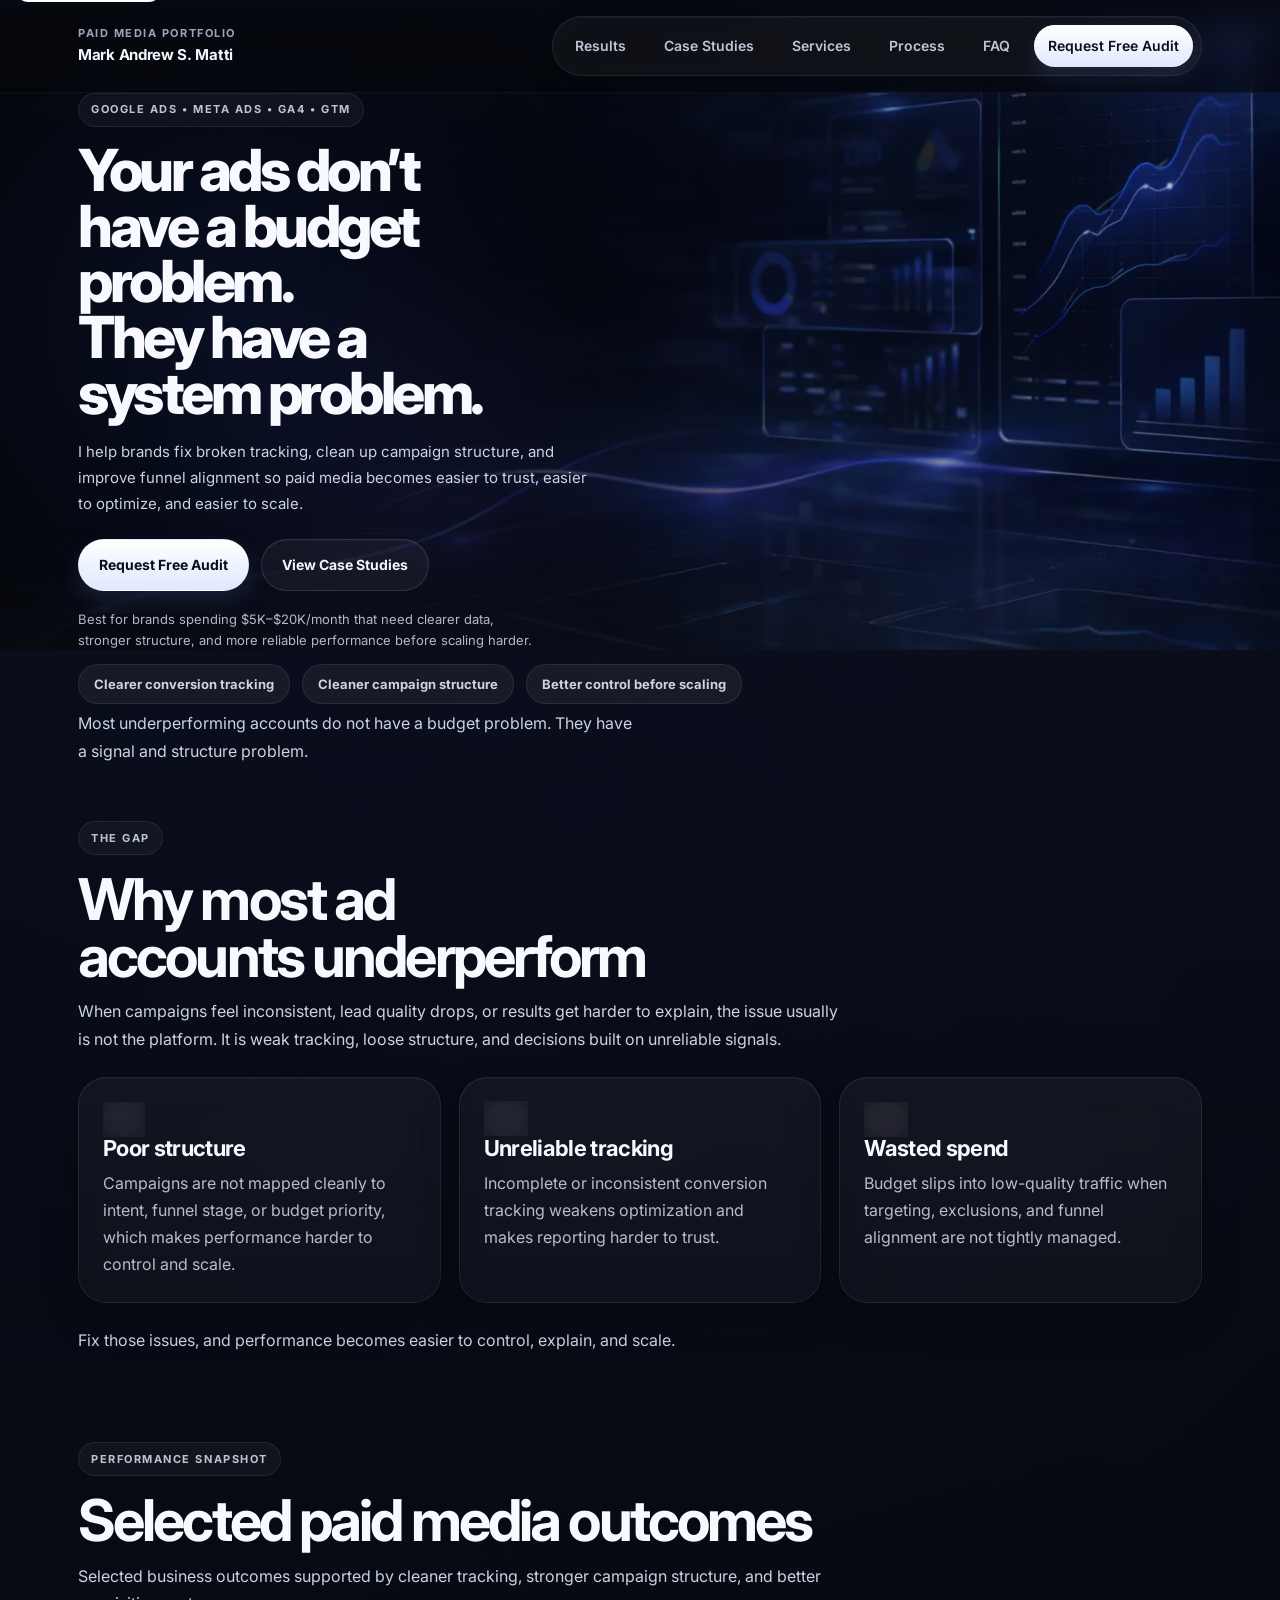
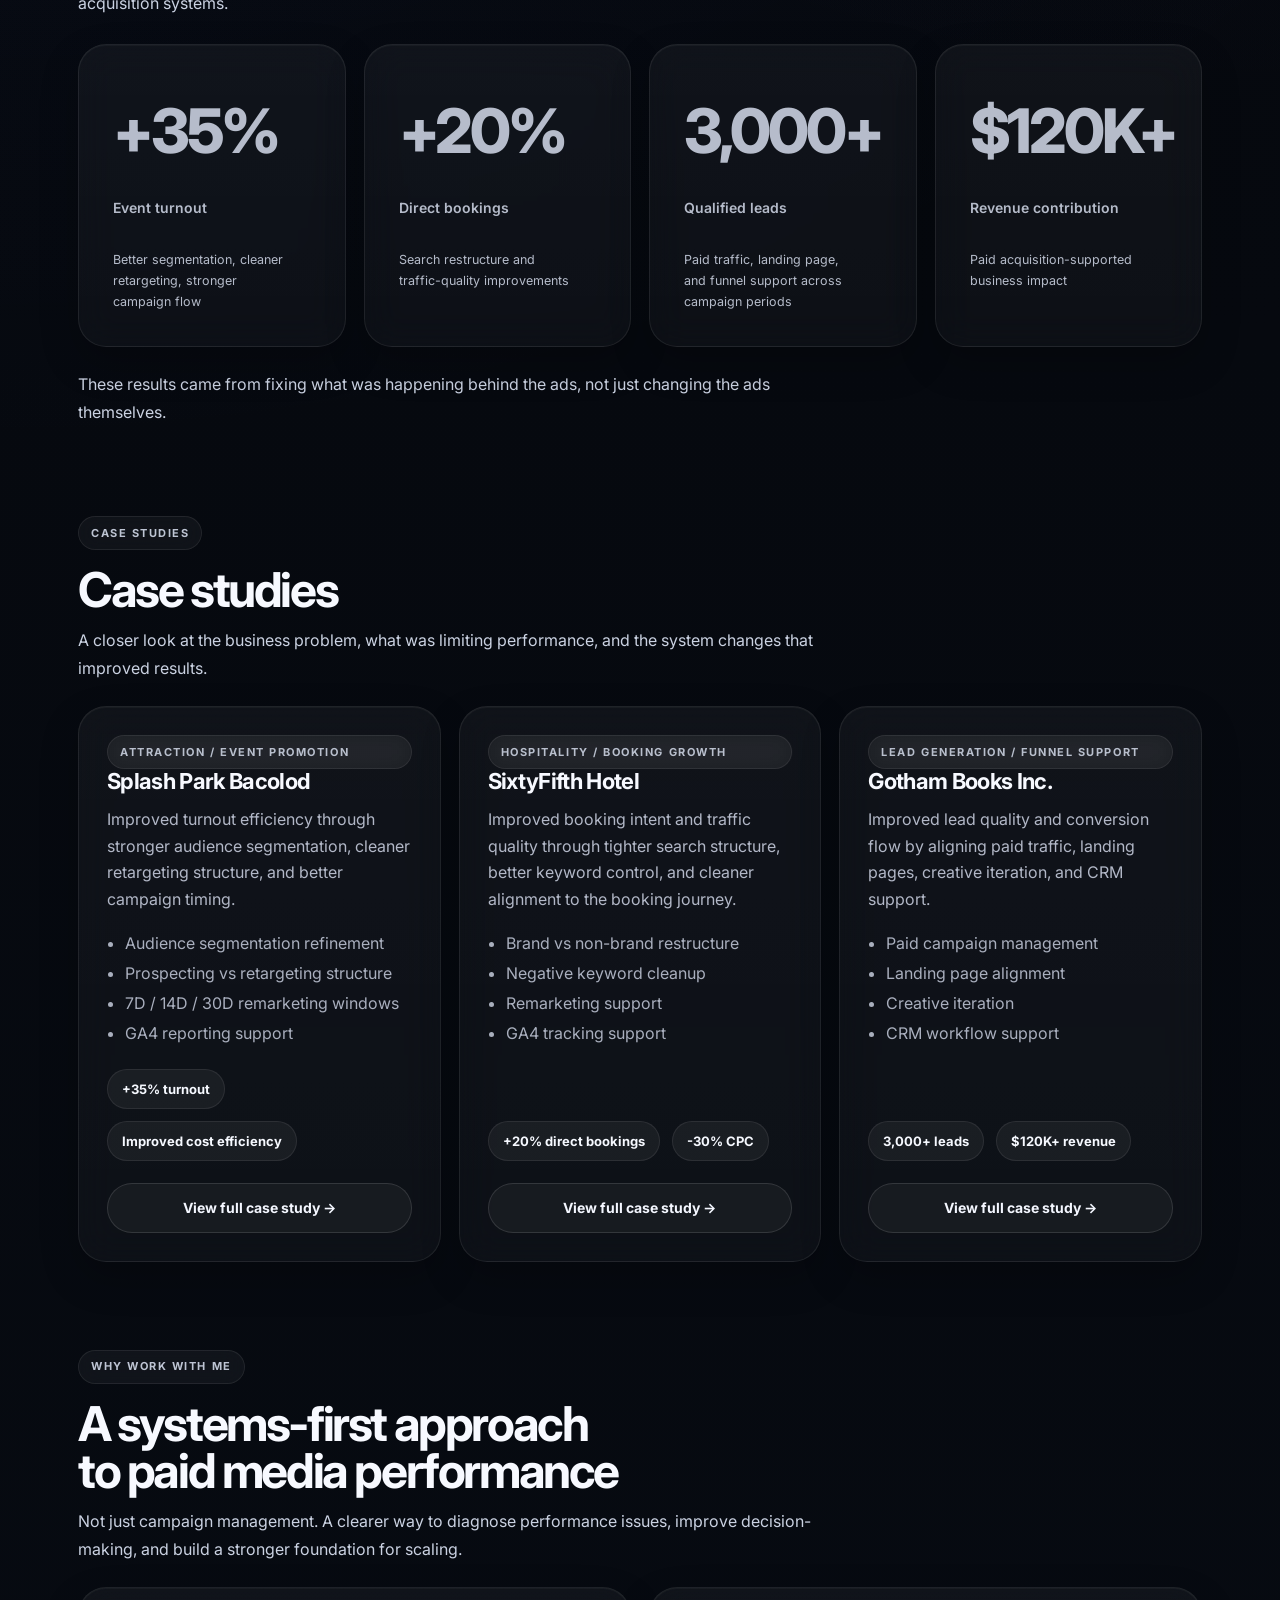
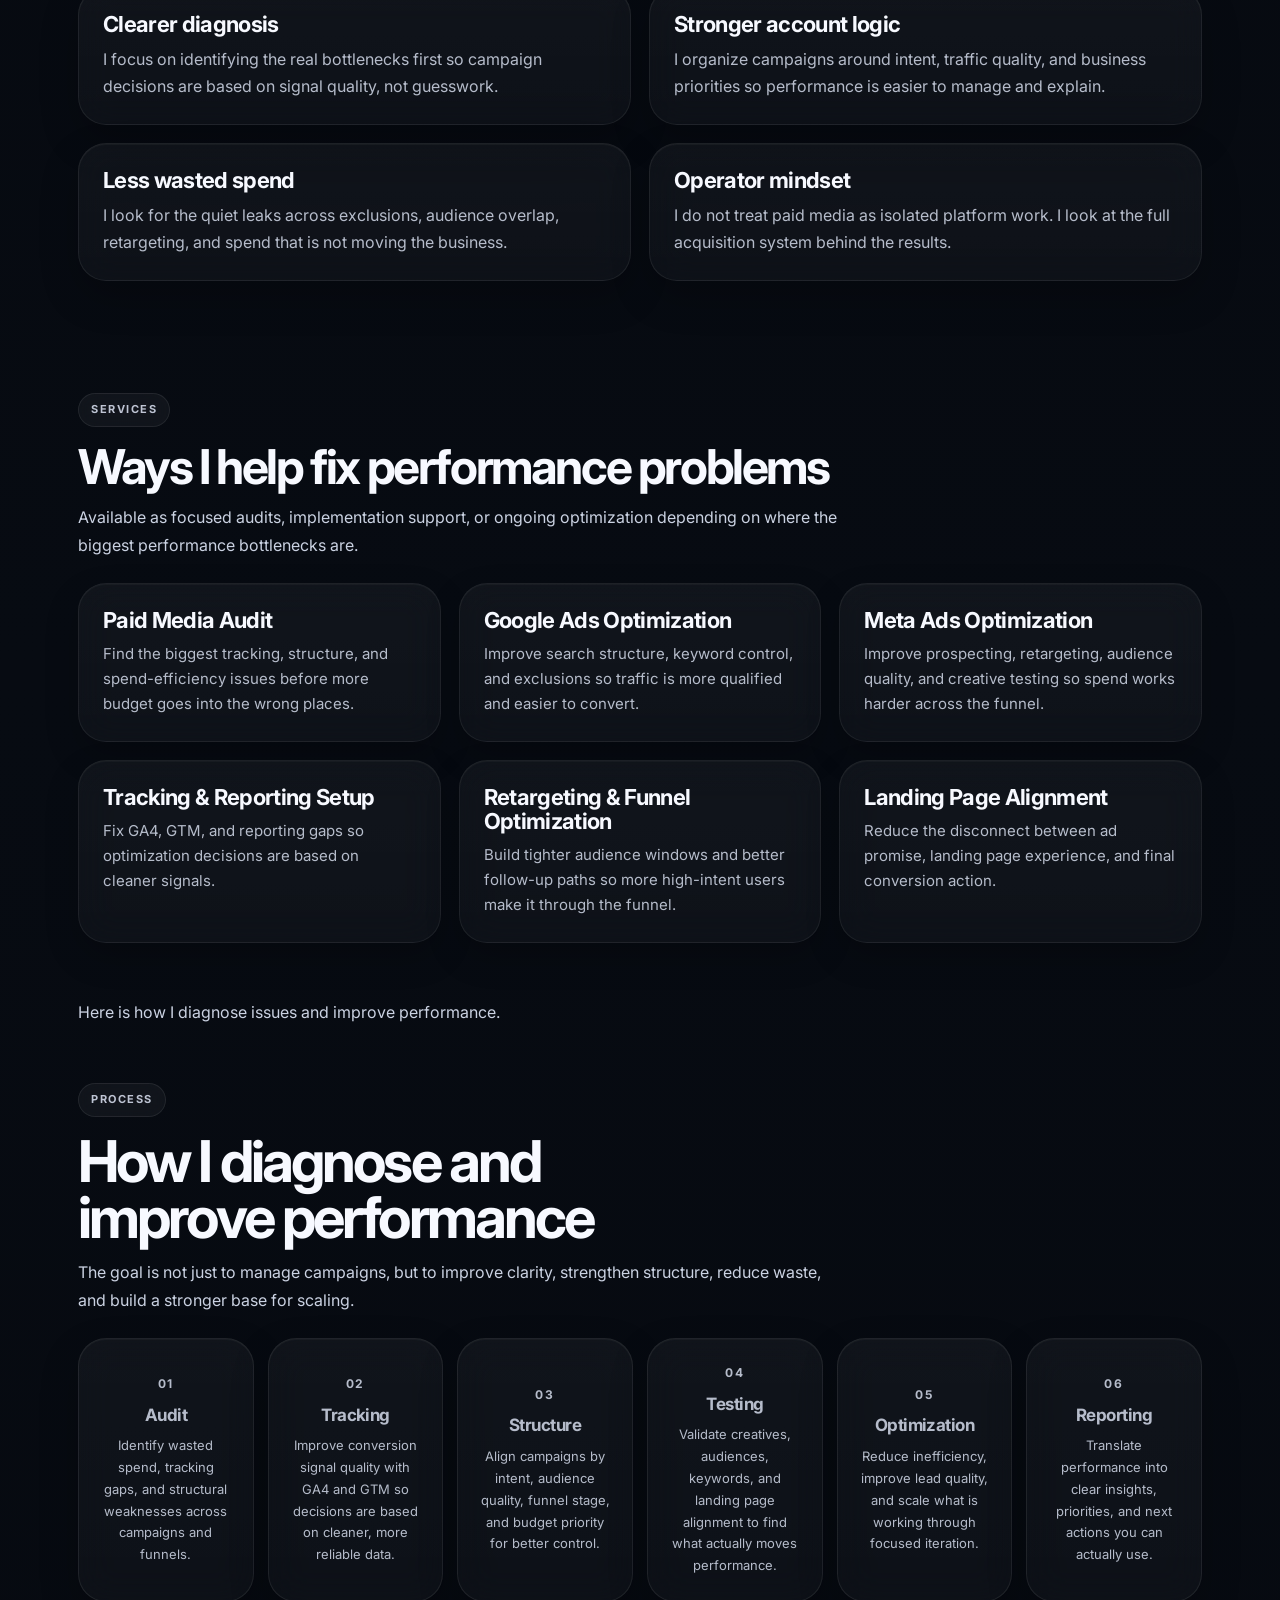
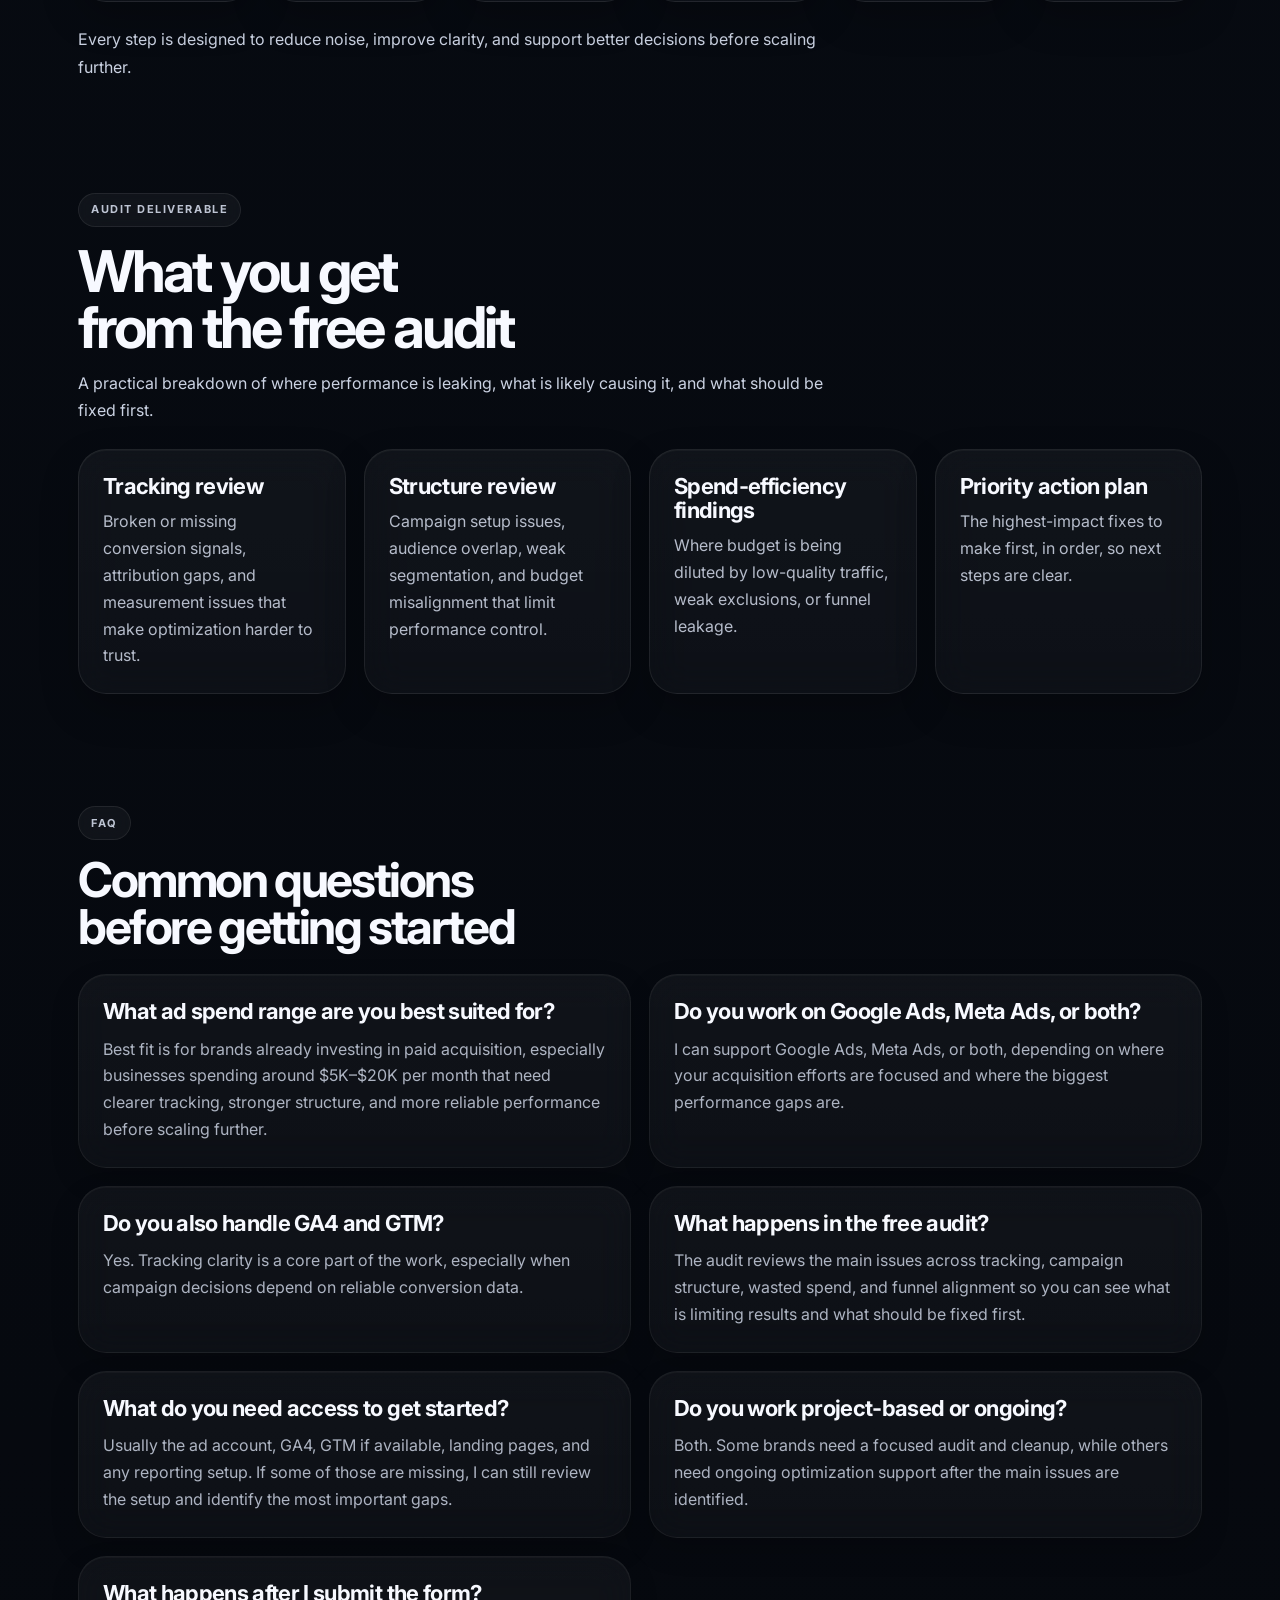
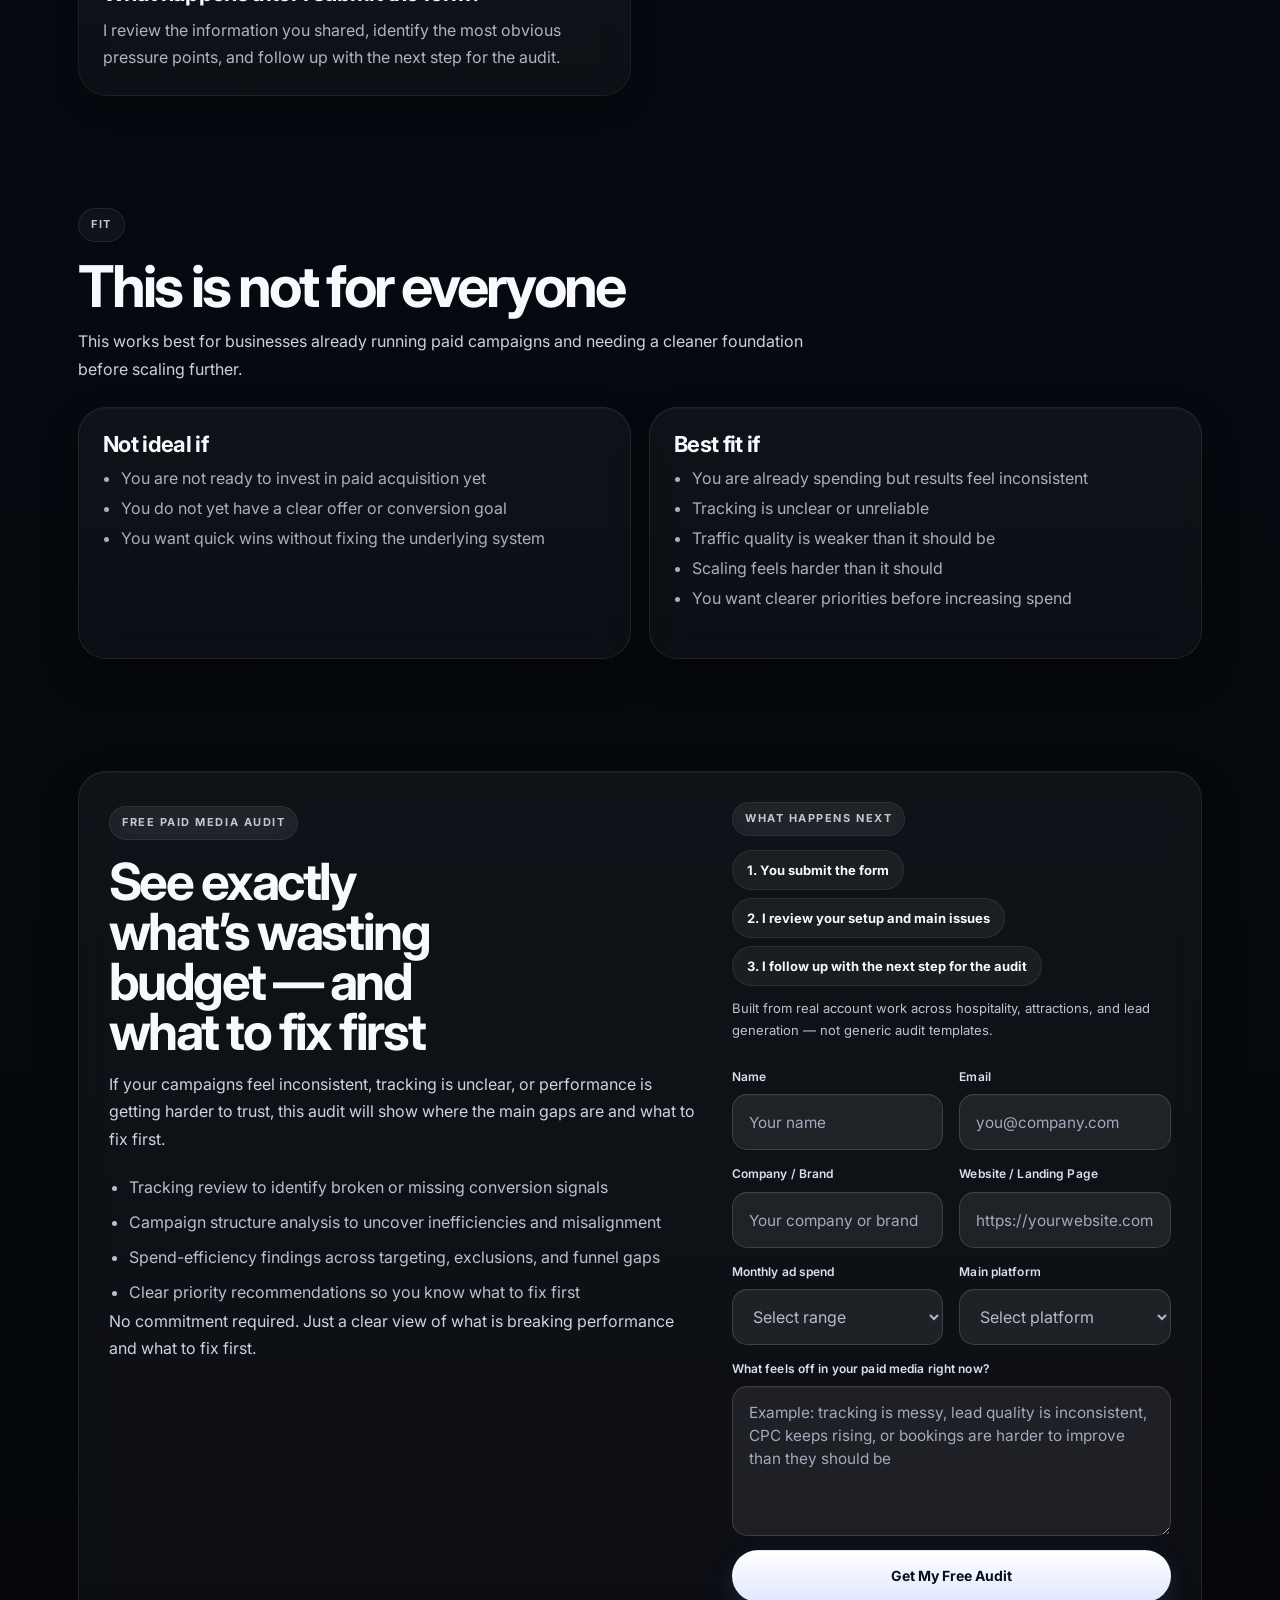
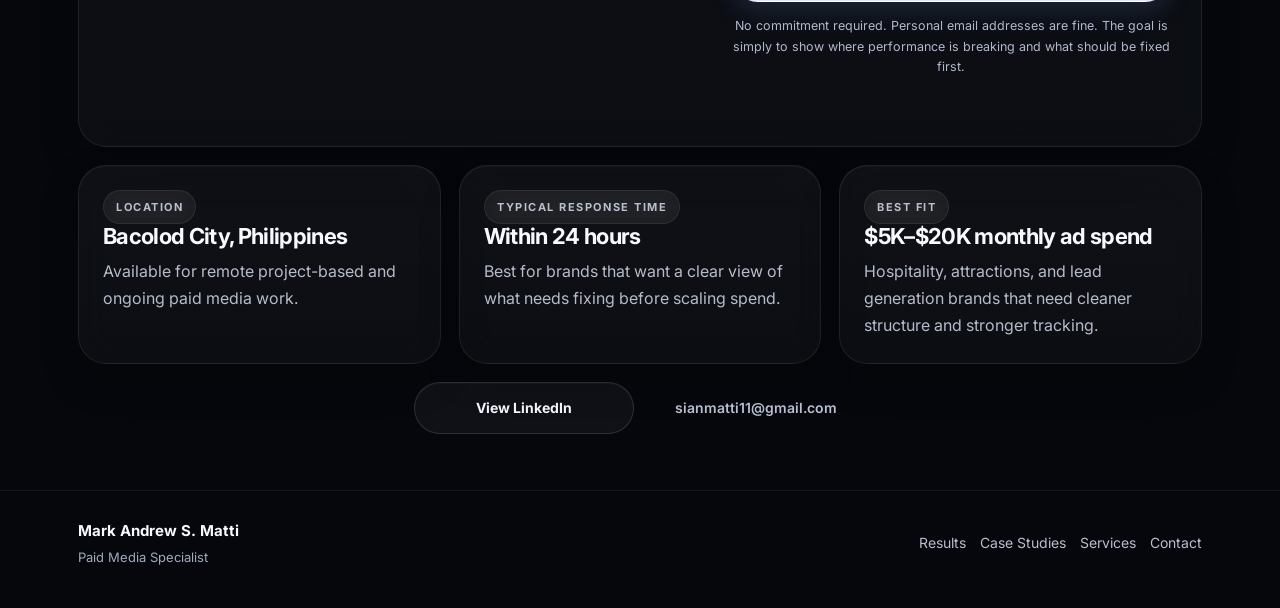
<file: index.html>
<!DOCTYPE html>
<html lang="en">
<head>
  <meta charset="UTF-8" />
  <meta name="viewport" content="width=device-width, initial-scale=1.0" />
  <meta
    name="description"
    content="Paid Media Specialist helping brands improve tracking, campaign structure, and performance across Google Ads, Meta Ads, GA4, and GTM."
  />
  <title>Mark Andrew S. Matti | Paid Media Specialist</title>

  <link rel="preconnect" href="https://fonts.googleapis.com" />
  <link rel="preconnect" href="https://fonts.gstatic.com" crossorigin />
  <link
    href="https://fonts.googleapis.com/css2?family=Inter:wght@400;500;600;700;800&display=swap"
    rel="stylesheet"
  />

  <link rel="preload" as="image" href="assets/hero-bg.webp" />
  <link rel="stylesheet" href="styles.css" />
</head>
<body id="top">
  <a class="skip-link" href="#main-content">Skip to content</a>

  <header class="site-header premium-header">
    <div class="container header-container">
      <a href="#top" class="brand-wrap">
        <span class="brand-label">Paid Media Portfolio</span>
        <span class="brand-name">Mark Andrew S. Matti</span>
      </a>

      <button
        class="menu-toggle"
        type="button"
        aria-label="Open navigation menu"
        aria-expanded="false"
        aria-controls="site-nav"
      >
        <span></span>
        <span></span>
      </button>

      <nav id="site-nav" class="site-nav" aria-label="Primary navigation">
        <a href="#results">Results</a>
        <a href="#case-studies">Case Studies</a>
        <a href="#services">Services</a>
        <a href="#process">Process</a>
        <a href="#faq">FAQ</a>
        <a href="#contact" class="nav-cta" data-cta="nav_request_free_audit">
          Request Free Audit
        </a>
      </nav>
    </div>
  </header>

  <main id="main-content">
    <section class="hero hero-premium-v2" aria-labelledby="hero-title">
      <div class="container hero-container">
        <div class="hero-content">
          <p class="hero-eyebrow">Google Ads • Meta Ads • GA4 • GTM</p>

          <h1 id="hero-title" class="hero-title">
            Your ads don’t have a budget problem. They have a system problem.
          </h1>

          <p class="hero-subtext">
            I help brands fix broken tracking, clean up campaign structure, and
            improve funnel alignment so paid media becomes easier to trust,
            easier to optimize, and easier to scale.
          </p>

          <div class="hero-actions">
            <a
              href="#contact"
              class="btn-primary"
              data-cta="hero_request_free_paid_media_audit"
            >
              Request Free Audit
            </a>

            <a
              href="#case-studies"
              class="btn-secondary"
              data-cta="hero_view_case_studies"
            >
              View Case Studies
            </a>
          </div>

          <p class="hero-note">
            Best for brands spending $5K–$20K/month that need clearer data,
            stronger structure, and more reliable performance before scaling harder.
          </p>
        </div>
      </div>
    </section>

    <section class="trust-strip" aria-label="Key credibility points">
      <div class="container">
        <ul class="trust-strip-grid">
          <li>Clearer conversion tracking</li>
          <li>Cleaner campaign structure</li>
          <li>Better control before scaling</li>
        </ul>
      </div>
    </section>

    <section class="section-premium section-bridge-tight">
      <div class="container">
        <div class="section-header flush-bottom">
          <p class="section-text narrow">
            Most underperforming accounts do not have a budget problem. They have a signal and structure problem.
          </p>
        </div>
      </div>
    </section>

    <section class="section-premium">
      <div class="container">
        <div class="section-header">
          <p class="section-kicker">The Gap</p>
          <h2 class="section-title">Why most ad accounts underperform</h2>
          <p class="section-text">
            When campaigns feel inconsistent, lead quality drops, or results get harder to explain,
            the issue usually is not the platform. It is weak tracking, loose structure,
            and decisions built on unreliable signals.
          </p>
        </div>

        <div class="premium-grid-3">
          <article class="premium-card">
            <p class="card-kicker">01</p>
            <h3>Poor structure</h3>
            <p>
              Campaigns are not mapped cleanly to intent, funnel stage, or budget priority,
              which makes performance harder to control and scale.
            </p>
          </article>

          <article class="premium-card">
            <p class="card-kicker">02</p>
            <h3>Unreliable tracking</h3>
            <p>
              Incomplete or inconsistent conversion tracking weakens optimization
              and makes reporting harder to trust.
            </p>
          </article>

          <article class="premium-card">
            <p class="card-kicker">03</p>
            <h3>Wasted spend</h3>
            <p>
              Budget slips into low-quality traffic when targeting, exclusions,
              and funnel alignment are not tightly managed.
            </p>
          </article>
        </div>

        <div class="section-header push-top-24 flush-bottom">
          <p class="section-text">
            Fix those issues, and performance becomes easier to control, explain, and scale.
          </p>
        </div>
      </div>
    </section>

    <section id="results" class="section-premium">
      <div class="container">
        <div class="section-header">
          <p class="section-kicker">Performance Snapshot</p>
          <h2 class="section-title">Selected paid media outcomes</h2>
          <p class="section-text">
            Selected business outcomes supported by cleaner tracking, stronger campaign structure,
            and better acquisition systems.
          </p>
        </div>

        <div class="premium-grid-4">
          <article class="premium-card stat-card-premium">
            <p class="stat-number">+35%</p>
            <p class="stat-label-premium">Event turnout</p>
            <p class="stat-context">Better segmentation, cleaner retargeting, stronger campaign flow</p>
          </article>

          <article class="premium-card stat-card-premium">
            <p class="stat-number">+20%</p>
            <p class="stat-label-premium">Direct bookings</p>
            <p class="stat-context">Search restructure and traffic-quality improvements</p>
          </article>

          <article class="premium-card stat-card-premium">
            <p class="stat-number">3,000+</p>
            <p class="stat-label-premium">Qualified leads</p>
            <p class="stat-context">Paid traffic, landing page, and funnel support across campaign periods</p>
          </article>

          <article class="premium-card stat-card-premium">
            <p class="stat-number">$120K+</p>
            <p class="stat-label-premium">Revenue contribution</p>
            <p class="stat-context">Paid acquisition-supported business impact</p>
          </article>
        </div>

        <div class="section-header push-top-24 flush-bottom">
          <p class="section-text">
            These results came from fixing what was happening behind the ads, not just changing the ads themselves.
          </p>
        </div>
      </div>
    </section>

    <section id="case-studies" class="section-premium">
      <div class="container">
        <div class="section-header">
          <p class="section-kicker">Case Studies</p>
          <h2 class="section-title">Case studies</h2>
          <p class="section-text">
            A closer look at the business problem, what was limiting performance,
            and the system changes that improved results.
          </p>
        </div>

        <div class="premium-grid-3">
          <article class="premium-card case-card-premium">
            <p class="card-kicker">Attraction / Event Promotion</p>
            <h3>Splash Park Bacolod</h3>
            <p class="case-summary">
              Improved turnout efficiency through stronger audience segmentation,
              cleaner retargeting structure, and better campaign timing.
            </p>
            <ul class="case-list">
              <li>Audience segmentation refinement</li>
              <li>Prospecting vs retargeting structure</li>
              <li>7D / 14D / 30D remarketing windows</li>
              <li>GA4 reporting support</li>
            </ul>
            <div class="case-result-row">
              <span>+35% turnout</span>
              <span>Improved cost efficiency</span>
            </div>
            <a
              href="https://sianmatti.github.io/mark-portfolio/case-studies/splash-park-bacolod.html"
              class="case-link"
              aria-label="View full case study for Splash Park Bacolod"
              data-cta="case_splash_park"
            >
              View full case study →
            </a>
          </article>

          <article class="premium-card case-card-premium">
            <p class="card-kicker">Hospitality / Booking Growth</p>
            <h3>SixtyFifth Hotel</h3>
            <p class="case-summary">
              Improved booking intent and traffic quality through tighter search structure,
              better keyword control, and cleaner alignment to the booking journey.
            </p>
            <ul class="case-list">
              <li>Brand vs non-brand restructure</li>
              <li>Negative keyword cleanup</li>
              <li>Remarketing support</li>
              <li>GA4 tracking support</li>
            </ul>
            <div class="case-result-row">
              <span>+20% direct bookings</span>
              <span>-30% CPC</span>
            </div>
            <a
              href="https://sianmatti.github.io/mark-portfolio/case-studies/sixtyfifth-hotel.html"
              class="case-link"
              aria-label="View full case study for SixtyFifth Hotel"
              data-cta="case_sixtyfifth_hotel"
            >
              View full case study →
            </a>
          </article>

          <article class="premium-card case-card-premium">
            <p class="card-kicker">Lead Generation / Funnel Support</p>
            <h3>Gotham Books Inc.</h3>
            <p class="case-summary">
              Improved lead quality and conversion flow by aligning paid traffic,
              landing pages, creative iteration, and CRM support.
            </p>
            <ul class="case-list">
              <li>Paid campaign management</li>
              <li>Landing page alignment</li>
              <li>Creative iteration</li>
              <li>CRM workflow support</li>
            </ul>
            <div class="case-result-row">
              <span>3,000+ leads</span>
              <span>$120K+ revenue</span>
            </div>
            <a
              href="https://sianmatti.github.io/mark-portfolio/case-studies/gotham-books.html"
              class="case-link"
              aria-label="View full case study for Gotham Books Inc."
              data-cta="case_gotham_books"
            >
              View full case study →
            </a>
          </article>
        </div>
      </div>
    </section>

    <section id="why-work-with-me" class="section-premium">
      <div class="container">
        <div class="section-header">
          <p class="section-kicker">Why Work With Me</p>
          <h2 class="section-title">A systems-first approach to paid media performance</h2>
          <p class="section-text">
            Not just campaign management. A clearer way to diagnose performance issues,
            improve decision-making, and build a stronger foundation for scaling.
          </p>
        </div>

        <div class="premium-grid-2">
          <article class="premium-card">
            <h3>Clearer diagnosis</h3>
            <p>
              I focus on identifying the real bottlenecks first so campaign decisions
              are based on signal quality, not guesswork.
            </p>
          </article>

          <article class="premium-card">
            <h3>Stronger account logic</h3>
            <p>
              I organize campaigns around intent, traffic quality, and business priorities
              so performance is easier to manage and explain.
            </p>
          </article>

          <article class="premium-card">
            <h3>Less wasted spend</h3>
            <p>
              I look for the quiet leaks across exclusions, audience overlap, retargeting,
              and spend that is not moving the business.
            </p>
          </article>

          <article class="premium-card">
            <h3>Operator mindset</h3>
            <p>
              I do not treat paid media as isolated platform work. I look at the full
              acquisition system behind the results.
            </p>
          </article>
        </div>
      </div>
    </section>

    <section id="services" class="section-premium">
      <div class="container">
        <div class="section-header">
          <p class="section-kicker">Services</p>
          <h2 class="section-title">Ways I help fix performance problems</h2>
          <p class="section-text">
            Available as focused audits, implementation support, or ongoing optimization
            depending on where the biggest performance bottlenecks are.
          </p>
        </div>

        <div class="premium-grid-3">
          <article class="premium-card">
            <h3>Paid Media Audit</h3>
            <p>
              Find the biggest tracking, structure, and spend-efficiency issues before
              more budget goes into the wrong places.
            </p>
          </article>

          <article class="premium-card">
            <h3>Google Ads Optimization</h3>
            <p>
              Improve search structure, keyword control, and exclusions so traffic is
              more qualified and easier to convert.
            </p>
          </article>

          <article class="premium-card">
            <h3>Meta Ads Optimization</h3>
            <p>
              Improve prospecting, retargeting, audience quality, and creative testing
              so spend works harder across the funnel.
            </p>
          </article>

          <article class="premium-card">
            <h3>Tracking &amp; Reporting Setup</h3>
            <p>
              Fix GA4, GTM, and reporting gaps so optimization decisions are based on cleaner signals.
            </p>
          </article>

          <article class="premium-card">
            <h3>Retargeting &amp; Funnel Optimization</h3>
            <p>
              Build tighter audience windows and better follow-up paths so more high-intent
              users make it through the funnel.
            </p>
          </article>

          <article class="premium-card">
            <h3>Landing Page Alignment</h3>
            <p>
              Reduce the disconnect between ad promise, landing page experience,
              and final conversion action.
            </p>
          </article>
        </div>
      </div>
    </section>

    <section class="section-premium section-bridge">
      <div class="container">
        <div class="section-header flush-bottom">
          <p class="section-text">
            Here is how I diagnose issues and improve performance.
          </p>
        </div>
      </div>
    </section>

    <section id="process" class="section-premium">
      <div class="container">
        <div class="section-header">
          <p class="section-kicker">Process</p>
          <h2 class="section-title">How I diagnose and improve performance</h2>
          <p class="section-text">
            The goal is not just to manage campaigns, but to improve clarity, strengthen
            structure, reduce waste, and build a stronger base for scaling.
          </p>
        </div>

        <div class="process-grid">
          <article class="premium-card process-card">
            <p class="process-number">01</p>
            <p class="process-title">Audit</p>
            <p class="process-text">
              Identify wasted spend, tracking gaps, and structural weaknesses across campaigns and funnels.
            </p>
          </article>

          <article class="premium-card process-card">
            <p class="process-number">02</p>
            <p class="process-title">Tracking</p>
            <p class="process-text">
              Improve conversion signal quality with GA4 and GTM so decisions are based on cleaner, more reliable data.
            </p>
          </article>

          <article class="premium-card process-card">
            <p class="process-number">03</p>
            <p class="process-title">Structure</p>
            <p class="process-text">
              Align campaigns by intent, audience quality, funnel stage, and budget priority for better control.
            </p>
          </article>

          <article class="premium-card process-card">
            <p class="process-number">04</p>
            <p class="process-title">Testing</p>
            <p class="process-text">
              Validate creatives, audiences, keywords, and landing page alignment to find what actually moves performance.
            </p>
          </article>

          <article class="premium-card process-card">
            <p class="process-number">05</p>
            <p class="process-title">Optimization</p>
            <p class="process-text">
              Reduce inefficiency, improve lead quality, and scale what is working through focused iteration.
            </p>
          </article>

          <article class="premium-card process-card">
            <p class="process-number">06</p>
            <p class="process-title">Reporting</p>
            <p class="process-text">
              Translate performance into clear insights, priorities, and next actions you can actually use.
            </p>
          </article>
        </div>

        <div class="section-header push-top-24 flush-bottom">
          <p class="section-text">
            Every step is designed to reduce noise, improve clarity, and support better decisions before scaling further.
          </p>
        </div>
      </div>
    </section>

    <section id="audit-deliverable" class="section-premium">
      <div class="container">
        <div class="section-header">
          <p class="section-kicker">Audit Deliverable</p>
          <h2 class="section-title">What you get from the free audit</h2>
          <p class="section-text">
            A practical breakdown of where performance is leaking, what is likely causing it,
            and what should be fixed first.
          </p>
        </div>

        <div class="premium-grid-4">
          <article class="premium-card">
            <h3>Tracking review</h3>
            <p>
              Broken or missing conversion signals, attribution gaps, and measurement issues
              that make optimization harder to trust.
            </p>
          </article>

          <article class="premium-card">
            <h3>Structure review</h3>
            <p>
              Campaign setup issues, audience overlap, weak segmentation, and budget misalignment
              that limit performance control.
            </p>
          </article>

          <article class="premium-card">
            <h3>Spend-efficiency findings</h3>
            <p>
              Where budget is being diluted by low-quality traffic, weak exclusions, or funnel leakage.
            </p>
          </article>

          <article class="premium-card">
            <h3>Priority action plan</h3>
            <p>
              The highest-impact fixes to make first, in order, so next steps are clear.
            </p>
          </article>
        </div>
      </div>
    </section>

    <section id="faq" class="section-premium">
      <div class="container">
        <div class="section-header">
          <p class="section-kicker">FAQ</p>
          <h2 class="section-title">Common questions before getting started</h2>
        </div>

        <div class="premium-grid-2">
          <article class="premium-card">
            <h3>What ad spend range are you best suited for?</h3>
            <p>
              Best fit is for brands already investing in paid acquisition, especially businesses
              spending around $5K–$20K per month that need clearer tracking, stronger structure,
              and more reliable performance before scaling further.
            </p>
          </article>

          <article class="premium-card">
            <h3>Do you work on Google Ads, Meta Ads, or both?</h3>
            <p>
              I can support Google Ads, Meta Ads, or both, depending on where your acquisition efforts
              are focused and where the biggest performance gaps are.
            </p>
          </article>

          <article class="premium-card">
            <h3>Do you also handle GA4 and GTM?</h3>
            <p>
              Yes. Tracking clarity is a core part of the work, especially when campaign decisions
              depend on reliable conversion data.
            </p>
          </article>

          <article class="premium-card">
            <h3>What happens in the free audit?</h3>
            <p>
              The audit reviews the main issues across tracking, campaign structure, wasted spend,
              and funnel alignment so you can see what is limiting results and what should be fixed first.
            </p>
          </article>

          <article class="premium-card">
            <h3>What do you need access to get started?</h3>
            <p>
              Usually the ad account, GA4, GTM if available, landing pages, and any reporting setup.
              If some of those are missing, I can still review the setup and identify the most important gaps.
            </p>
          </article>

          <article class="premium-card">
            <h3>Do you work project-based or ongoing?</h3>
            <p>
              Both. Some brands need a focused audit and cleanup, while others need ongoing optimization
              support after the main issues are identified.
            </p>
          </article>

          <article class="premium-card">
            <h3>What happens after I submit the form?</h3>
            <p>
              I review the information you shared, identify the most obvious pressure points,
              and follow up with the next step for the audit.
            </p>
          </article>
        </div>
      </div>
    </section>

    <section class="section-premium">
      <div class="container">
        <div class="section-header">
          <p class="section-kicker">Fit</p>
          <h2 class="section-title">This is not for everyone</h2>
          <p class="section-text">
            This works best for businesses already running paid campaigns and needing
            a cleaner foundation before scaling further.
          </p>
        </div>

        <div class="premium-grid-2">
          <article class="premium-card">
            <h3>Not ideal if</h3>
            <ul class="case-list">
              <li>You are not ready to invest in paid acquisition yet</li>
              <li>You do not yet have a clear offer or conversion goal</li>
              <li>You want quick wins without fixing the underlying system</li>
            </ul>
          </article>

          <article class="premium-card">
            <h3>Best fit if</h3>
            <ul class="case-list">
              <li>You are already spending but results feel inconsistent</li>
              <li>Tracking is unclear or unreliable</li>
              <li>Traffic quality is weaker than it should be</li>
              <li>Scaling feels harder than it should</li>
              <li>You want clearer priorities before increasing spend</li>
            </ul>
          </article>
        </div>
      </div>
    </section>

    <section id="contact" class="section-premium section-cta-final" aria-labelledby="contact-title">
      <div class="container">
        <div class="cta-final-wrap premium-card">
          <div class="cta-final-content">
            <p class="section-kicker">Free Paid Media Audit</p>
            <h2 id="contact-title" class="section-title">
              See exactly what’s wasting budget — and what to fix first
            </h2>
            <p class="section-text">
              If your campaigns feel inconsistent, tracking is unclear, or performance is getting
              harder to trust, this audit will show where the main gaps are and what to fix first.
            </p>

            <ul class="cta-audit-list">
              <li>Tracking review to identify broken or missing conversion signals</li>
              <li>Campaign structure analysis to uncover inefficiencies and misalignment</li>
              <li>Spend-efficiency findings across targeting, exclusions, and funnel gaps</li>
              <li>Clear priority recommendations so you know what to fix first</li>
            </ul>

            <p class="section-text mt-18">
              No commitment required. Just a clear view of what is breaking performance and what to fix first.
            </p>
          </div>

          <div class="cta-final-actions">
            <div>
              <p class="card-kicker">What happens next</p>
              <div class="audit-next-steps">
                <span>1. You submit the form</span>
                <span>2. I review your setup and main issues</span>
                <span>3. I follow up with the next step for the audit</span>
              </div>
              <p class="trust-proof">
                Built from real account work across hospitality, attractions, and lead generation —
                not generic audit templates.
              </p>
            </div>

            <form
              class="lead-form"
              action="https://formspree.io/f/xqewabbn"
              method="POST"
              id="lead-form"
            >
              <div class="form-grid">
                <div class="form-field">
                  <label for="name">Name</label>
                  <input
                    type="text"
                    id="name"
                    name="name"
                    placeholder="Your name"
                    autocomplete="name"
                    required
                  />
                </div>

                <div class="form-field">
                  <label for="email">Email</label>
                  <input
                    type="email"
                    id="email"
                    name="email"
                    placeholder="you@company.com"
                    autocomplete="email"
                    inputmode="email"
                    required
                  />
                </div>
              </div>

              <div class="form-grid">
                <div class="form-field">
                  <label for="company">Company / Brand</label>
                  <input
                    type="text"
                    id="company"
                    name="company"
                    placeholder="Your company or brand"
                    autocomplete="organization"
                  />
                </div>

                <div class="form-field">
                  <label for="website">Website / Landing Page</label>
                  <input
                    type="url"
                    id="website"
                    name="website"
                    placeholder="https://yourwebsite.com"
                    autocomplete="url"
                    inputmode="url"
                  />
                </div>
              </div>

              <div class="form-grid">
                <div class="form-field">
                  <label for="budget">Monthly ad spend</label>
                  <select id="budget" name="budget" required aria-label="Monthly ad spend">
                    <option value="" disabled selected>Select range</option>
                    <option value="Below $5K">Below $5K</option>
                    <option value="$5K-$10K">$5K-$10K</option>
                    <option value="$10K-$20K">$10K-$20K</option>
                    <option value="$20K+">$20K+</option>
                  </select>
                </div>

                <div class="form-field">
                  <label for="platform">Main platform</label>
                  <select id="platform" name="platform" required aria-label="Main platform">
                    <option value="" disabled selected>Select platform</option>
                    <option value="Google Ads">Google Ads</option>
                    <option value="Meta Ads">Meta Ads</option>
                    <option value="Google Ads + Meta Ads">Google Ads + Meta Ads</option>
                    <option value="Not sure yet">Not sure yet</option>
                  </select>
                </div>
              </div>

              <div class="form-field">
                <label for="message">What feels off in your paid media right now?</label>
                <textarea
                  id="message"
                  name="message"
                  rows="5"
                  placeholder="Example: tracking is messy, lead quality is inconsistent, CPC keeps rising, or bookings are harder to improve than they should be"
                  required
                ></textarea>
              </div>

              <input type="hidden" name="_subject" value="New Paid Media Audit Inquiry" />
              <input type="hidden" name="_source" value="Mark Portfolio Contact Form" />

              <button
                type="submit"
                class="btn-primary lead-submit"
                data-cta="contact_submit_lead_form"
              >
                Get My Free Audit
              </button>

              <p class="form-note">
                No commitment required. Personal email addresses are fine. The goal is simply
                to show where performance is breaking and what should be fixed first.
              </p>

              <p class="form-status" id="form-status" aria-live="polite"></p>
            </form>
          </div>
        </div>

        <div class="contact-meta-grid">
          <article class="premium-card contact-meta-card">
            <p class="card-kicker">Location</p>
            <h3>Bacolod City, Philippines</h3>
            <p>Available for remote project-based and ongoing paid media work.</p>
          </article>

          <article class="premium-card contact-meta-card">
            <p class="card-kicker">Typical Response Time</p>
            <h3>Within 24 hours</h3>
            <p>Best for brands that want a clear view of what needs fixing before scaling spend.</p>
          </article>

          <article class="premium-card contact-meta-card">
            <p class="card-kicker">Best Fit</p>
            <h3>$5K–$20K monthly ad spend</h3>
            <p>Hospitality, attractions, and lead generation brands that need cleaner structure and stronger tracking.</p>
          </article>
        </div>

        <div class="contact-links-row">
          <a
            href="https://www.linkedin.com/in/markandrewmatti/"
            class="btn-secondary"
            target="_blank"
            rel="noopener noreferrer"
            aria-label="View LinkedIn profile (opens in a new tab)"
            data-cta="contact_view_linkedin"
          >
            View LinkedIn
          </a>

          <a
            href="mailto:sianmatti11@gmail.com"
            class="text-link-premium"
            data-cta="contact_email_click"
          >
            sianmatti11@gmail.com
          </a>
        </div>
      </div>
    </section>
  </main>

  <footer class="site-footer premium-footer">
    <div class="container footer-container">
      <div class="footer-brand">
        <p class="footer-name">Mark Andrew S. Matti</p>
        <p class="footer-role">Paid Media Specialist</p>
      </div>

      <div class="footer-links">
        <a href="#results">Results</a>
        <a href="#case-studies">Case Studies</a>
        <a href="#services">Services</a>
        <a href="#contact">Contact</a>
      </div>
    </div>
  </footer>

  <script src="scripts.js"></script>
</body>
</html>
</file>
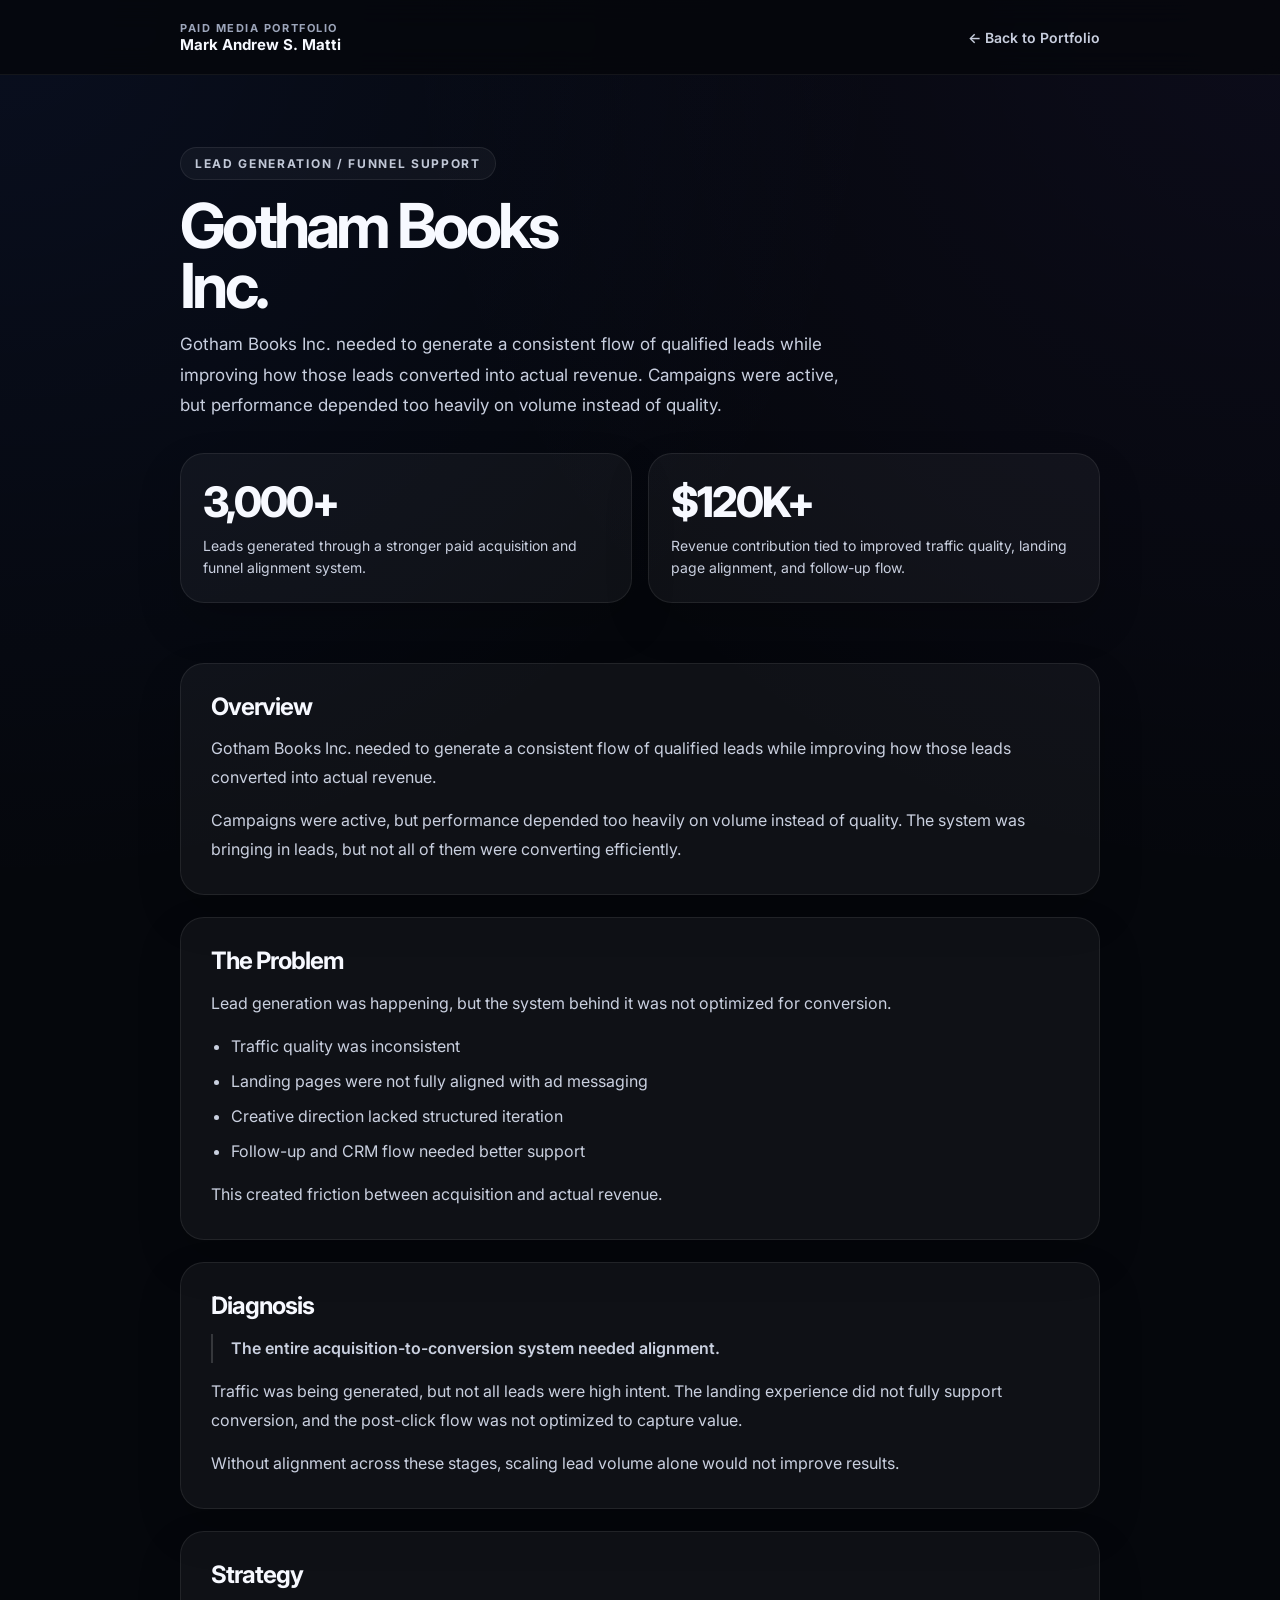
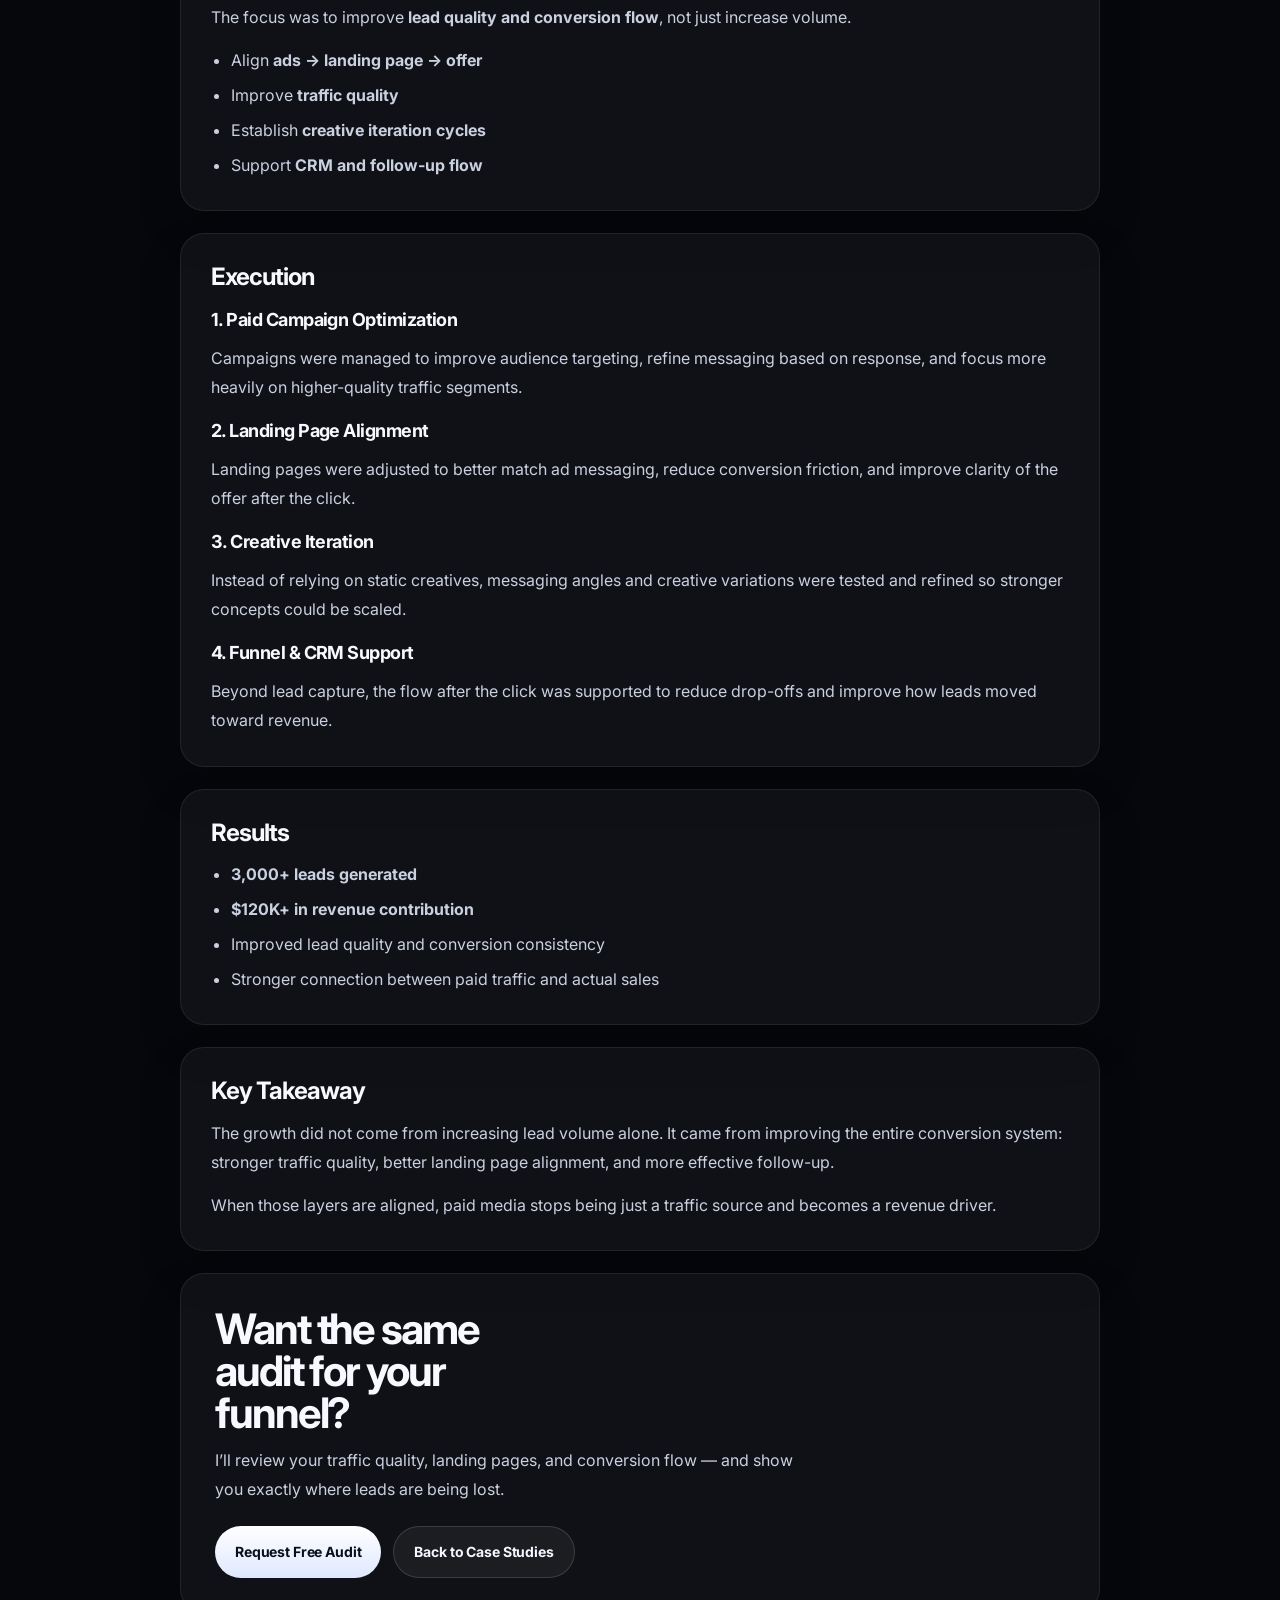
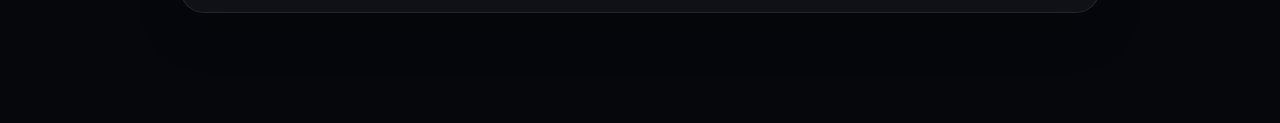
<file: case-studies/gotham-books.html>
<!DOCTYPE html>
<html lang="en">
<head>
  <meta charset="UTF-8" />
  <meta name="viewport" content="width=device-width, initial-scale=1.0" />

  <title>Gotham Books Inc. Case Study | Paid Media Specialist</title>
  <meta
    name="description"
    content="How stronger traffic quality, landing page alignment, and funnel support helped Gotham Books generate over 3,000 leads and contribute $120K+ in revenue."
  />
  <meta name="author" content="Mark Andrew S. Matti" />
  <meta name="robots" content="index, follow" />
  <meta name="theme-color" content="#05070c" />
  <link rel="canonical" href="https://sianmatti.github.io/mark-portfolio/case-studies/gotham-books.html" />

  <meta property="og:title" content="Gotham Books Inc. Case Study | Paid Media Specialist" />
  <meta
    property="og:description"
    content="How stronger traffic quality, landing page alignment, and funnel support helped Gotham Books generate over 3,000 leads and contribute $120K+ in revenue."
  />
  <meta property="og:type" content="article" />
  <meta property="og:url" content="https://sianmatti.github.io/mark-portfolio/case-studies/gotham-books.html" />
  <meta property="og:site_name" content="Mark Andrew S. Matti" />

  <link rel="preconnect" href="https://fonts.googleapis.com" />
  <link rel="preconnect" href="https://fonts.gstatic.com" crossorigin />
  <link
    href="https://fonts.googleapis.com/css2?family=Inter:wght@400;500;600;700;800&display=swap"
    rel="stylesheet"
  />

  <style>
    :root {
      --bg: #05070c;
      --bg-2: #0a0f18;
      --card: rgba(255,255,255,0.045);
      --line: rgba(255,255,255,0.08);
      --text: #f7f9ff;
      --text-soft: rgba(228, 235, 252, 0.88);
      --text-muted: rgba(200, 210, 235, 0.78);
      --container: 920px;
    }

    * { box-sizing: border-box; }
    html { scroll-behavior: smooth; }

    body {
      margin: 0;
      background:
        radial-gradient(circle at top left, rgba(57, 104, 255, 0.08), transparent 25%),
        radial-gradient(circle at top right, rgba(128, 92, 255, 0.06), transparent 25%),
        var(--bg);
      color: var(--text);
      font-family: Inter, ui-sans-serif, system-ui, -apple-system, BlinkMacSystemFont, "Segoe UI", sans-serif;
      -webkit-font-smoothing: antialiased;
      text-rendering: optimizeLegibility;
    }

    a { color: inherit; text-decoration: none; }
    .container { width: min(100% - 40px, 920px); margin: 0 auto; }

    .header {
      position: sticky;
      top: 0;
      z-index: 100;
      background: rgba(5, 7, 12, 0.82);
      backdrop-filter: blur(14px);
      border-bottom: 1px solid rgba(255,255,255,0.06);
    }

    .header-inner {
      display: flex;
      align-items: center;
      justify-content: space-between;
      gap: 16px;
      min-height: 74px;
    }

    .brand { display: flex; flex-direction: column; }
    .brand-label {
      font-size: 11px;
      letter-spacing: 0.14em;
      text-transform: uppercase;
      color: var(--text-muted);
      font-weight: 700;
    }
    .brand-name { font-size: 15px; font-weight: 700; color: var(--text); }
    .back-link { font-size: 14px; font-weight: 600; color: var(--text-soft); }

    .hero { padding: 72px 0 36px; }
    .eyebrow {
      display: inline-flex;
      margin: 0 0 16px;
      padding: 8px 14px;
      border-radius: 999px;
      border: 1px solid var(--line);
      background: rgba(255,255,255,0.04);
      font-size: 12px;
      font-weight: 700;
      letter-spacing: 0.14em;
      text-transform: uppercase;
      color: rgba(232,239,255,0.82);
    }

    h1 {
      margin: 0 0 14px;
      font-size: clamp(36px, 6vw, 62px);
      line-height: 0.96;
      letter-spacing: -0.06em;
      max-width: 11ch;
    }

    .hero-text {
      margin: 0;
      max-width: 62ch;
      font-size: 17px;
      line-height: 1.8;
      color: var(--text-soft);
    }

    .stat-strip {
      display: grid;
      grid-template-columns: repeat(2, minmax(0, 1fr));
      gap: 16px;
      margin-top: 32px;
    }

    .stat-card,
    .section,
    .cta-box {
      border-radius: 24px;
      border: 1px solid var(--line);
      background: var(--card);
      box-shadow: 0 20px 44px rgba(0,0,0,0.18);
    }

    .stat-card { padding: 22px; }
    .stat-number {
      margin: 0 0 8px;
      font-size: clamp(28px, 4vw, 42px);
      font-weight: 800;
      letter-spacing: -0.05em;
    }
    .stat-label {
      margin: 0;
      font-size: 14px;
      line-height: 1.6;
      color: var(--text-soft);
    }

    .content { padding: 24px 0 110px; }
    .section { margin-bottom: 22px; padding: 30px; }
    .section h2 {
      margin: 0 0 14px;
      font-size: 24px;
      line-height: 1.1;
      letter-spacing: -0.04em;
    }
    .section h3 {
      margin: 18px 0 10px;
      font-size: 18px;
      letter-spacing: -0.03em;
    }
    .section p {
      margin: 0;
      color: var(--text-soft);
      line-height: 1.82;
      font-size: 16px;
    }
    .section p + p,
    .section ul + p,
    .section p + ul,
    .section h3 + p,
    .section h2 + ul {
      margin-top: 14px;
    }
    .section ul {
      margin: 0;
      padding-left: 20px;
      color: var(--text-soft);
      line-height: 1.82;
    }
    .section li + li { margin-top: 6px; }

    .quote-line {
      padding-left: 18px;
      border-left: 2px solid rgba(255,255,255,0.16);
      color: #ffffff;
      font-weight: 600;
    }

    .cta-box { margin-top: 10px; padding: 34px; }
    .cta-box h2 {
      margin: 0 0 12px;
      font-size: clamp(28px, 4vw, 42px);
      letter-spacing: -0.05em;
      line-height: 1;
      max-width: 12ch;
    }
    .cta-box p {
      margin: 0;
      max-width: 60ch;
      color: var(--text-soft);
      line-height: 1.8;
    }

    .cta-actions {
      display: flex;
      gap: 12px;
      flex-wrap: wrap;
      margin-top: 22px;
    }

    .btn-primary,
    .btn-secondary {
      display: inline-flex;
      align-items: center;
      justify-content: center;
      min-height: 52px;
      padding: 0 20px;
      border-radius: 999px;
      font-size: 14px;
      font-weight: 700;
      letter-spacing: -0.01em;
    }

    .btn-primary {
      color: #07101b;
      background: linear-gradient(180deg, #ffffff 0%, #dfe8ff 100%);
    }

    .btn-secondary {
      color: #f4f7ff;
      border: 1px solid rgba(255,255,255,0.14);
      background: rgba(255,255,255,0.05);
    }

    @media (max-width: 768px) {
      .hero { padding: 54px 0 26px; }
      .content { padding: 18px 0 80px; }
      .stat-strip { grid-template-columns: 1fr; }
      .section, .cta-box { padding: 22px; }
      .cta-actions { flex-direction: column; }
      .btn-primary, .btn-secondary { width: 100%; }
    }
  </style>
</head>
<body>
  <header class="header">
    <div class="container header-inner">
      <a href="/mark-portfolio/" class="brand">
        <span class="brand-label">Paid Media Portfolio</span>
        <span class="brand-name">Mark Andrew S. Matti</span>
      </a>
      <a href="/mark-portfolio/#case-studies" class="back-link">← Back to Portfolio</a>
    </div>
  </header>

  <main>
    <section class="hero">
      <div class="container">
        <p class="eyebrow">Lead Generation / Funnel Support</p>
        <h1>Gotham Books Inc.</h1>
        <p class="hero-text">
          Gotham Books Inc. needed to generate a consistent flow of qualified leads while improving how those leads converted into actual revenue. Campaigns were active, but performance depended too heavily on volume instead of quality.
        </p>

        <div class="stat-strip">
          <article class="stat-card">
            <p class="stat-number">3,000+</p>
            <p class="stat-label">Leads generated through a stronger paid acquisition and funnel alignment system.</p>
          </article>
          <article class="stat-card">
            <p class="stat-number">$120K+</p>
            <p class="stat-label">Revenue contribution tied to improved traffic quality, landing page alignment, and follow-up flow.</p>
          </article>
        </div>
      </div>
    </section>

    <section class="content">
      <div class="container">
        <article class="section">
          <h2>Overview</h2>
          <p>
            Gotham Books Inc. needed to generate a consistent flow of qualified leads while improving how those leads converted into actual revenue.
          </p>
          <p>
            Campaigns were active, but performance depended too heavily on volume instead of quality. The system was bringing in leads, but not all of them were converting efficiently.
          </p>
        </article>

        <article class="section">
          <h2>The Problem</h2>
          <p>Lead generation was happening, but the system behind it was not optimized for conversion.</p>
          <ul>
            <li>Traffic quality was inconsistent</li>
            <li>Landing pages were not fully aligned with ad messaging</li>
            <li>Creative direction lacked structured iteration</li>
            <li>Follow-up and CRM flow needed better support</li>
          </ul>
          <p>
            This created friction between acquisition and actual revenue.
          </p>
        </article>

        <article class="section">
          <h2>Diagnosis</h2>
          <p class="quote-line">
            The entire acquisition-to-conversion system needed alignment.
          </p>
          <p>
            Traffic was being generated, but not all leads were high intent. The landing experience did not fully support conversion, and the post-click flow was not optimized to capture value.
          </p>
          <p>
            Without alignment across these stages, scaling lead volume alone would not improve results.
          </p>
        </article>

        <article class="section">
          <h2>Strategy</h2>
          <p>The focus was to improve <strong>lead quality and conversion flow</strong>, not just increase volume.</p>
          <ul>
            <li>Align <strong>ads → landing page → offer</strong></li>
            <li>Improve <strong>traffic quality</strong></li>
            <li>Establish <strong>creative iteration cycles</strong></li>
            <li>Support <strong>CRM and follow-up flow</strong></li>
          </ul>
        </article>

        <article class="section">
          <h2>Execution</h2>

          <h3>1. Paid Campaign Optimization</h3>
          <p>
            Campaigns were managed to improve audience targeting, refine messaging based on response, and focus more heavily on higher-quality traffic segments.
          </p>

          <h3>2. Landing Page Alignment</h3>
          <p>
            Landing pages were adjusted to better match ad messaging, reduce conversion friction, and improve clarity of the offer after the click.
          </p>

          <h3>3. Creative Iteration</h3>
          <p>
            Instead of relying on static creatives, messaging angles and creative variations were tested and refined so stronger concepts could be scaled.
          </p>

          <h3>4. Funnel & CRM Support</h3>
          <p>
            Beyond lead capture, the flow after the click was supported to reduce drop-offs and improve how leads moved toward revenue.
          </p>
        </article>

        <article class="section">
          <h2>Results</h2>
          <ul>
            <li><strong>3,000+ leads generated</strong></li>
            <li><strong>$120K+ in revenue contribution</strong></li>
            <li>Improved lead quality and conversion consistency</li>
            <li>Stronger connection between paid traffic and actual sales</li>
          </ul>
        </article>

        <article class="section">
          <h2>Key Takeaway</h2>
          <p>
            The growth did not come from increasing lead volume alone. It came from improving the entire conversion system: stronger traffic quality, better landing page alignment, and more effective follow-up.
          </p>
          <p>
            When those layers are aligned, paid media stops being just a traffic source and becomes a revenue driver.
          </p>
        </article>

        <article class="cta-box">
          <h2>Want the same audit for your funnel?</h2>
          <p>
            I’ll review your traffic quality, landing pages, and conversion flow — and show you exactly where leads are being lost.
          </p>
          <div class="cta-actions">
            <a href="/mark-portfolio/#contact" class="btn-primary">Request Free Audit</a>
            <a href="/mark-portfolio/#case-studies" class="btn-secondary">Back to Case Studies</a>
          </div>
        </article>
      </div>
    </section>
  </main>
</body>
</html>
</file>
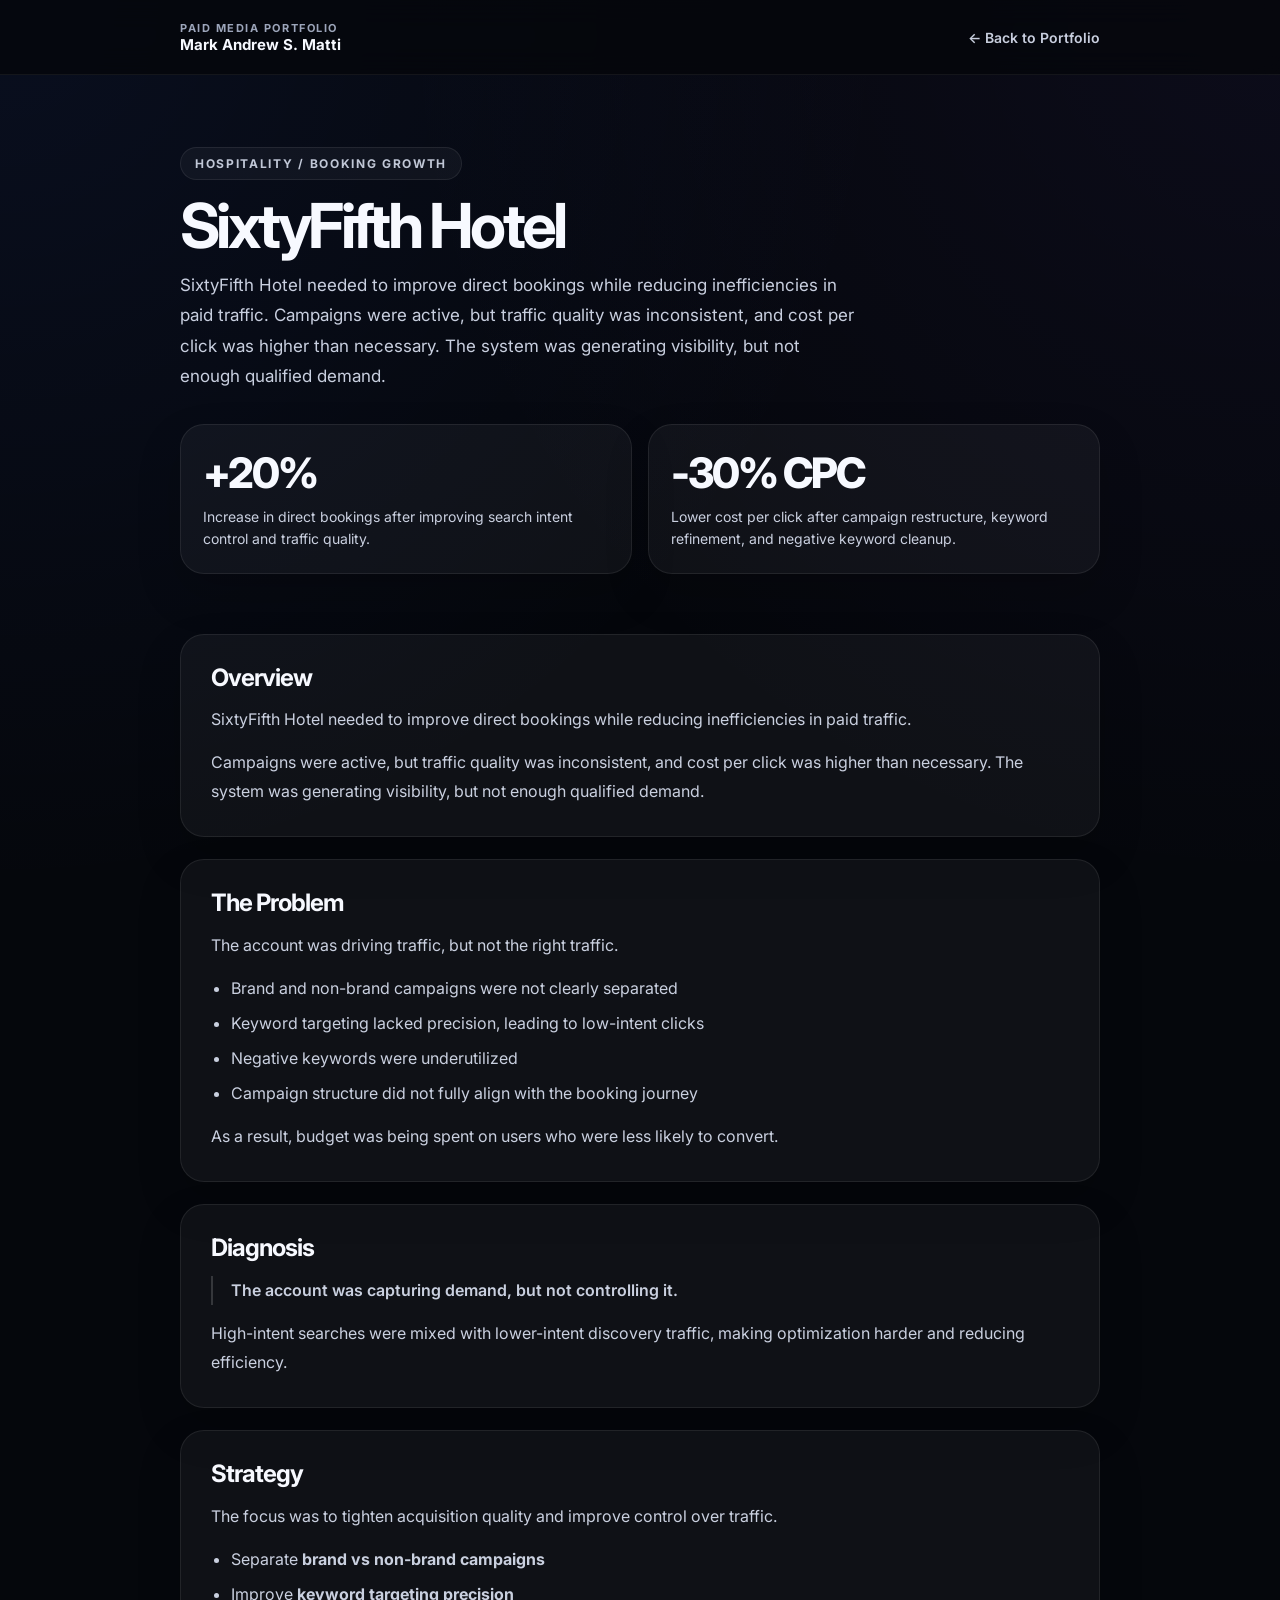
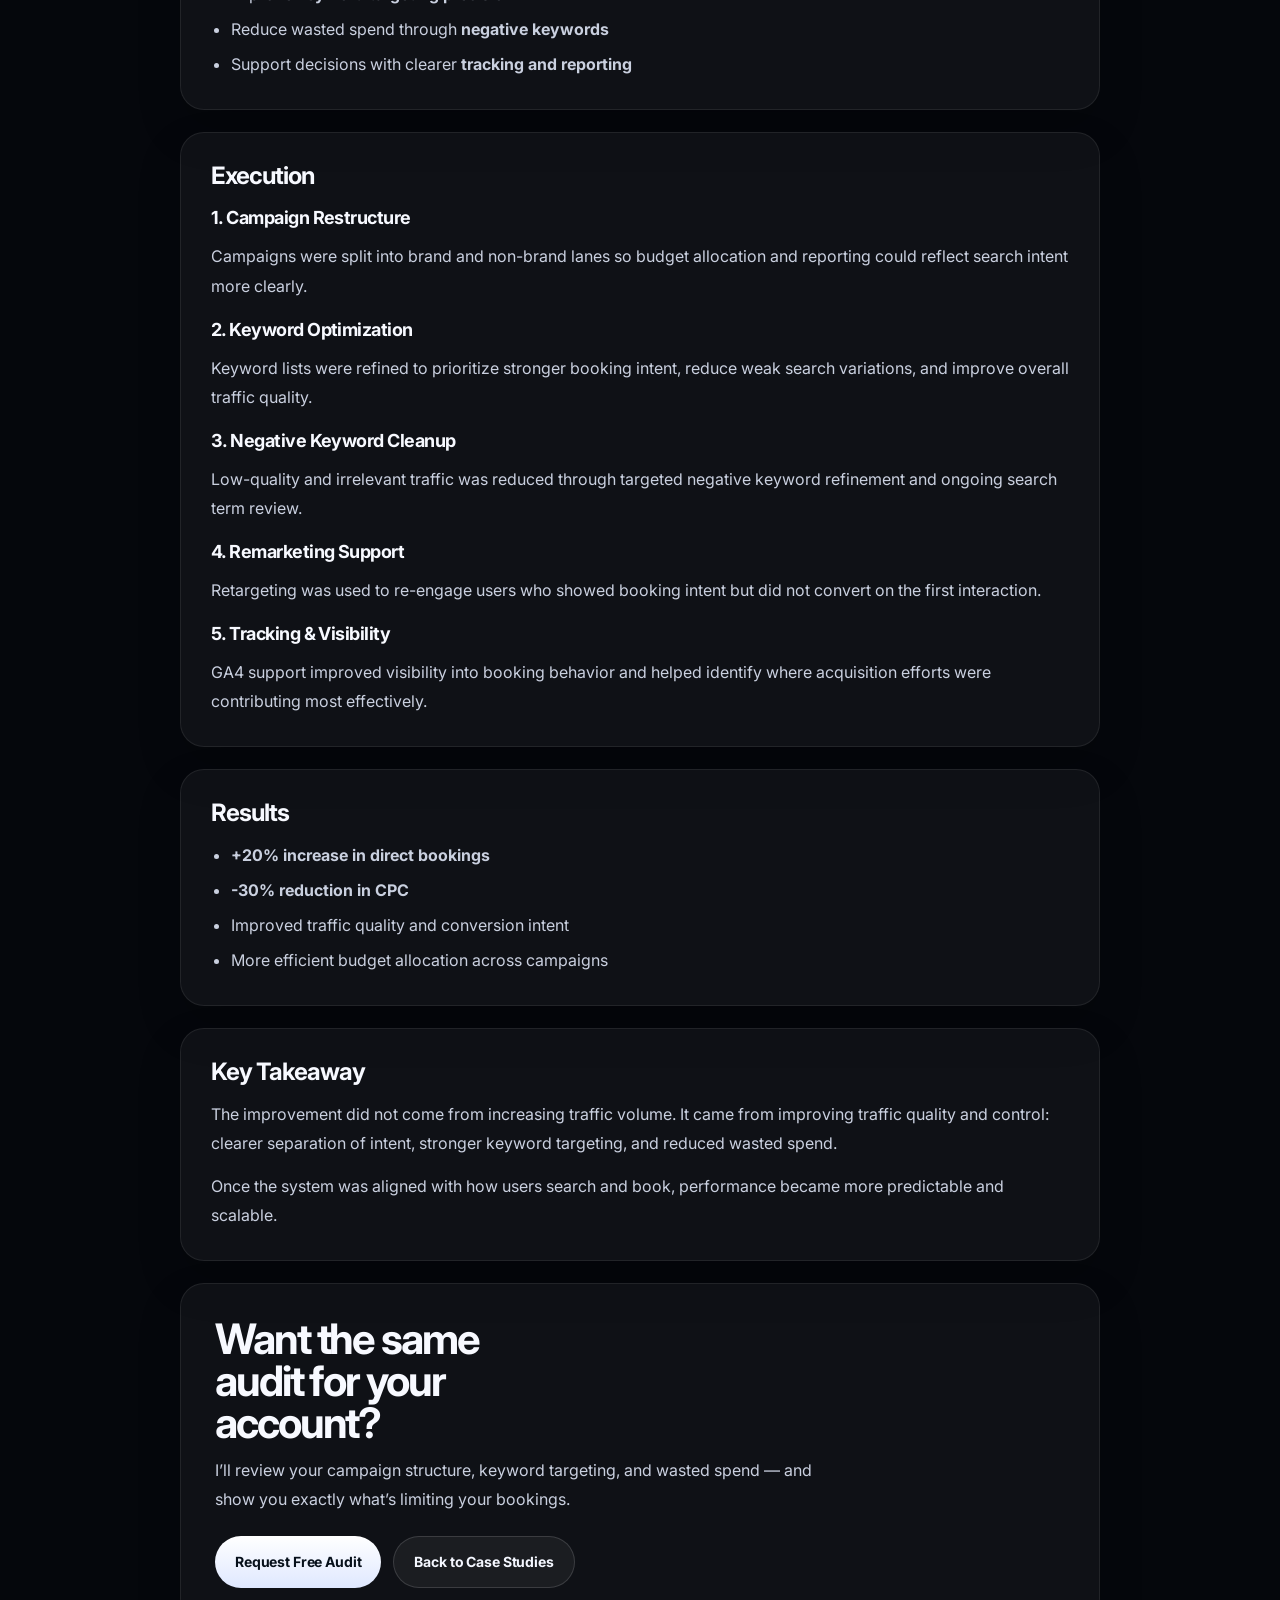
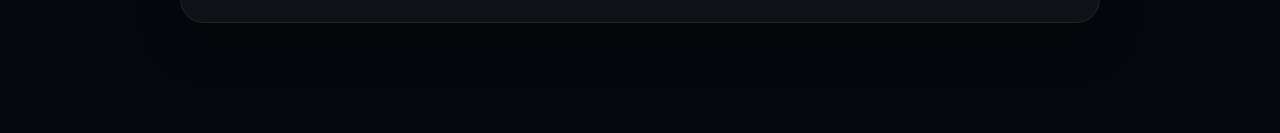
<file: case-studies/sixtyfifth-hotel.html>
<!DOCTYPE html>
<html lang="en">
<head>
  <meta charset="UTF-8" />
  <meta name="viewport" content="width=device-width, initial-scale=1.0" />

  <title>SixtyFifth Hotel Case Study | Paid Media Specialist</title>
  <meta
    name="description"
    content="How campaign restructuring, keyword refinement, and improved search intent control helped increase direct bookings and reduce CPC for SixtyFifth Hotel."
  />
  <meta name="author" content="Mark Andrew S. Matti" />
  <meta name="robots" content="index, follow" />
  <meta name="theme-color" content="#05070c" />
  <link rel="canonical" href="https://sianmatti.github.io/mark-portfolio/case-studies/sixtyfifth-hotel.html" />

  <meta property="og:title" content="SixtyFifth Hotel Case Study | Paid Media Specialist" />
  <meta
    property="og:description"
    content="How campaign restructuring, keyword refinement, and improved search intent control helped increase direct bookings and reduce CPC for SixtyFifth Hotel."
  />
  <meta property="og:type" content="article" />
  <meta property="og:url" content="https://sianmatti.github.io/mark-portfolio/case-studies/sixtyfifth-hotel.html" />
  <meta property="og:site_name" content="Mark Andrew S. Matti" />

  <link rel="preconnect" href="https://fonts.googleapis.com" />
  <link rel="preconnect" href="https://fonts.gstatic.com" crossorigin />
  <link
    href="https://fonts.googleapis.com/css2?family=Inter:wght@400;500;600;700;800&display=swap"
    rel="stylesheet"
  />

  <style>
    :root {
      --bg: #05070c;
      --bg-2: #0a0f18;
      --card: rgba(255,255,255,0.045);
      --line: rgba(255,255,255,0.08);
      --text: #f7f9ff;
      --text-soft: rgba(228, 235, 252, 0.88);
      --text-muted: rgba(200, 210, 235, 0.78);
      --container: 920px;
    }

    * { box-sizing: border-box; }
    html { scroll-behavior: smooth; }

    body {
      margin: 0;
      background:
        radial-gradient(circle at top left, rgba(57, 104, 255, 0.08), transparent 25%),
        radial-gradient(circle at top right, rgba(128, 92, 255, 0.06), transparent 25%),
        var(--bg);
      color: var(--text);
      font-family: Inter, ui-sans-serif, system-ui, -apple-system, BlinkMacSystemFont, "Segoe UI", sans-serif;
      -webkit-font-smoothing: antialiased;
      text-rendering: optimizeLegibility;
    }

    a { color: inherit; text-decoration: none; }
    .container { width: min(100% - 40px, 920px); margin: 0 auto; }

    .header {
      position: sticky;
      top: 0;
      z-index: 100;
      background: rgba(5, 7, 12, 0.82);
      backdrop-filter: blur(14px);
      border-bottom: 1px solid rgba(255,255,255,0.06);
    }

    .header-inner {
      display: flex;
      align-items: center;
      justify-content: space-between;
      gap: 16px;
      min-height: 74px;
    }

    .brand { display: flex; flex-direction: column; }
    .brand-label {
      font-size: 11px;
      letter-spacing: 0.14em;
      text-transform: uppercase;
      color: var(--text-muted);
      font-weight: 700;
    }
    .brand-name { font-size: 15px; font-weight: 700; color: var(--text); }
    .back-link { font-size: 14px; font-weight: 600; color: var(--text-soft); }

    .hero { padding: 72px 0 36px; }
    .eyebrow {
      display: inline-flex;
      margin: 0 0 16px;
      padding: 8px 14px;
      border-radius: 999px;
      border: 1px solid var(--line);
      background: rgba(255,255,255,0.04);
      font-size: 12px;
      font-weight: 700;
      letter-spacing: 0.14em;
      text-transform: uppercase;
      color: rgba(232,239,255,0.82);
    }

    h1 {
      margin: 0 0 14px;
      font-size: clamp(36px, 6vw, 62px);
      line-height: 0.96;
      letter-spacing: -0.06em;
      max-width: 11ch;
    }

    .hero-text {
      margin: 0;
      max-width: 62ch;
      font-size: 17px;
      line-height: 1.8;
      color: var(--text-soft);
    }

    .stat-strip {
      display: grid;
      grid-template-columns: repeat(2, minmax(0, 1fr));
      gap: 16px;
      margin-top: 32px;
    }

    .stat-card,
    .section,
    .cta-box {
      border-radius: 24px;
      border: 1px solid var(--line);
      background: var(--card);
      box-shadow: 0 20px 44px rgba(0,0,0,0.18);
    }

    .stat-card { padding: 22px; }
    .stat-number {
      margin: 0 0 8px;
      font-size: clamp(28px, 4vw, 42px);
      font-weight: 800;
      letter-spacing: -0.05em;
    }
    .stat-label {
      margin: 0;
      font-size: 14px;
      line-height: 1.6;
      color: var(--text-soft);
    }

    .content { padding: 24px 0 110px; }
    .section { margin-bottom: 22px; padding: 30px; }
    .section h2 {
      margin: 0 0 14px;
      font-size: 24px;
      line-height: 1.1;
      letter-spacing: -0.04em;
    }
    .section h3 {
      margin: 18px 0 10px;
      font-size: 18px;
      letter-spacing: -0.03em;
    }
    .section p {
      margin: 0;
      color: var(--text-soft);
      line-height: 1.82;
      font-size: 16px;
    }
    .section p + p,
    .section ul + p,
    .section p + ul,
    .section h3 + p,
    .section h2 + ul {
      margin-top: 14px;
    }
    .section ul {
      margin: 0;
      padding-left: 20px;
      color: var(--text-soft);
      line-height: 1.82;
    }
    .section li + li { margin-top: 6px; }

    .quote-line {
      padding-left: 18px;
      border-left: 2px solid rgba(255,255,255,0.16);
      color: #ffffff;
      font-weight: 600;
    }

    .cta-box { margin-top: 10px; padding: 34px; }
    .cta-box h2 {
      margin: 0 0 12px;
      font-size: clamp(28px, 4vw, 42px);
      letter-spacing: -0.05em;
      line-height: 1;
      max-width: 12ch;
    }
    .cta-box p {
      margin: 0;
      max-width: 60ch;
      color: var(--text-soft);
      line-height: 1.8;
    }

    .cta-actions {
      display: flex;
      gap: 12px;
      flex-wrap: wrap;
      margin-top: 22px;
    }

    .btn-primary,
    .btn-secondary {
      display: inline-flex;
      align-items: center;
      justify-content: center;
      min-height: 52px;
      padding: 0 20px;
      border-radius: 999px;
      font-size: 14px;
      font-weight: 700;
      letter-spacing: -0.01em;
    }

    .btn-primary {
      color: #07101b;
      background: linear-gradient(180deg, #ffffff 0%, #dfe8ff 100%);
    }

    .btn-secondary {
      color: #f4f7ff;
      border: 1px solid rgba(255,255,255,0.14);
      background: rgba(255,255,255,0.05);
    }

    @media (max-width: 768px) {
      .hero { padding: 54px 0 26px; }
      .content { padding: 18px 0 80px; }
      .stat-strip { grid-template-columns: 1fr; }
      .section, .cta-box { padding: 22px; }
      .cta-actions { flex-direction: column; }
      .btn-primary, .btn-secondary { width: 100%; }
    }
  </style>
</head>
<body>
  <header class="header">
    <div class="container header-inner">
      <a href="/mark-portfolio/" class="brand">
        <span class="brand-label">Paid Media Portfolio</span>
        <span class="brand-name">Mark Andrew S. Matti</span>
      </a>
      <a href="/mark-portfolio/#case-studies" class="back-link">← Back to Portfolio</a>
    </div>
  </header>

  <main>
    <section class="hero">
      <div class="container">
        <p class="eyebrow">Hospitality / Booking Growth</p>
        <h1>SixtyFifth Hotel</h1>
        <p class="hero-text">
          SixtyFifth Hotel needed to improve direct bookings while reducing inefficiencies in paid traffic. Campaigns were active, but traffic quality was inconsistent, and cost per click was higher than necessary. The system was generating visibility, but not enough qualified demand.
        </p>

        <div class="stat-strip">
          <article class="stat-card">
            <p class="stat-number">+20%</p>
            <p class="stat-label">Increase in direct bookings after improving search intent control and traffic quality.</p>
          </article>
          <article class="stat-card">
            <p class="stat-number">-30% CPC</p>
            <p class="stat-label">Lower cost per click after campaign restructure, keyword refinement, and negative keyword cleanup.</p>
          </article>
        </div>
      </div>
    </section>

    <section class="content">
      <div class="container">
        <article class="section">
          <h2>Overview</h2>
          <p>
            SixtyFifth Hotel needed to improve direct bookings while reducing inefficiencies in paid traffic.
          </p>
          <p>
            Campaigns were active, but traffic quality was inconsistent, and cost per click was higher than necessary. The system was generating visibility, but not enough qualified demand.
          </p>
        </article>

        <article class="section">
          <h2>The Problem</h2>
          <p>The account was driving traffic, but not the right traffic.</p>
          <ul>
            <li>Brand and non-brand campaigns were not clearly separated</li>
            <li>Keyword targeting lacked precision, leading to low-intent clicks</li>
            <li>Negative keywords were underutilized</li>
            <li>Campaign structure did not fully align with the booking journey</li>
          </ul>
          <p>
            As a result, budget was being spent on users who were less likely to convert.
          </p>
        </article>

        <article class="section">
          <h2>Diagnosis</h2>
          <p class="quote-line">
            The account was capturing demand, but not controlling it.
          </p>
          <p>
            High-intent searches were mixed with lower-intent discovery traffic, making optimization harder and reducing efficiency.
          </p>
        </article>

        <article class="section">
          <h2>Strategy</h2>
          <p>The focus was to tighten acquisition quality and improve control over traffic.</p>
          <ul>
            <li>Separate <strong>brand vs non-brand campaigns</strong></li>
            <li>Improve <strong>keyword targeting precision</strong></li>
            <li>Reduce wasted spend through <strong>negative keywords</strong></li>
            <li>Support decisions with clearer <strong>tracking and reporting</strong></li>
          </ul>
        </article>

        <article class="section">
          <h2>Execution</h2>

          <h3>1. Campaign Restructure</h3>
          <p>
            Campaigns were split into brand and non-brand lanes so budget allocation and reporting could reflect search intent more clearly.
          </p>

          <h3>2. Keyword Optimization</h3>
          <p>
            Keyword lists were refined to prioritize stronger booking intent, reduce weak search variations, and improve overall traffic quality.
          </p>

          <h3>3. Negative Keyword Cleanup</h3>
          <p>
            Low-quality and irrelevant traffic was reduced through targeted negative keyword refinement and ongoing search term review.
          </p>

          <h3>4. Remarketing Support</h3>
          <p>
            Retargeting was used to re-engage users who showed booking intent but did not convert on the first interaction.
          </p>

          <h3>5. Tracking & Visibility</h3>
          <p>
            GA4 support improved visibility into booking behavior and helped identify where acquisition efforts were contributing most effectively.
          </p>
        </article>

        <article class="section">
          <h2>Results</h2>
          <ul>
            <li><strong>+20% increase in direct bookings</strong></li>
            <li><strong>-30% reduction in CPC</strong></li>
            <li>Improved traffic quality and conversion intent</li>
            <li>More efficient budget allocation across campaigns</li>
          </ul>
        </article>

        <article class="section">
          <h2>Key Takeaway</h2>
          <p>
            The improvement did not come from increasing traffic volume. It came from improving traffic quality and control: clearer separation of intent, stronger keyword targeting, and reduced wasted spend.
          </p>
          <p>
            Once the system was aligned with how users search and book, performance became more predictable and scalable.
          </p>
        </article>

        <article class="cta-box">
          <h2>Want the same audit for your account?</h2>
          <p>
            I’ll review your campaign structure, keyword targeting, and wasted spend — and show you exactly what’s limiting your bookings.
          </p>
          <div class="cta-actions">
            <a href="/mark-portfolio/#contact" class="btn-primary">Request Free Audit</a>
            <a href="/mark-portfolio/#case-studies" class="btn-secondary">Back to Case Studies</a>
          </div>
        </article>
      </div>
    </section>
  </main>
</body>
</html>
</file>
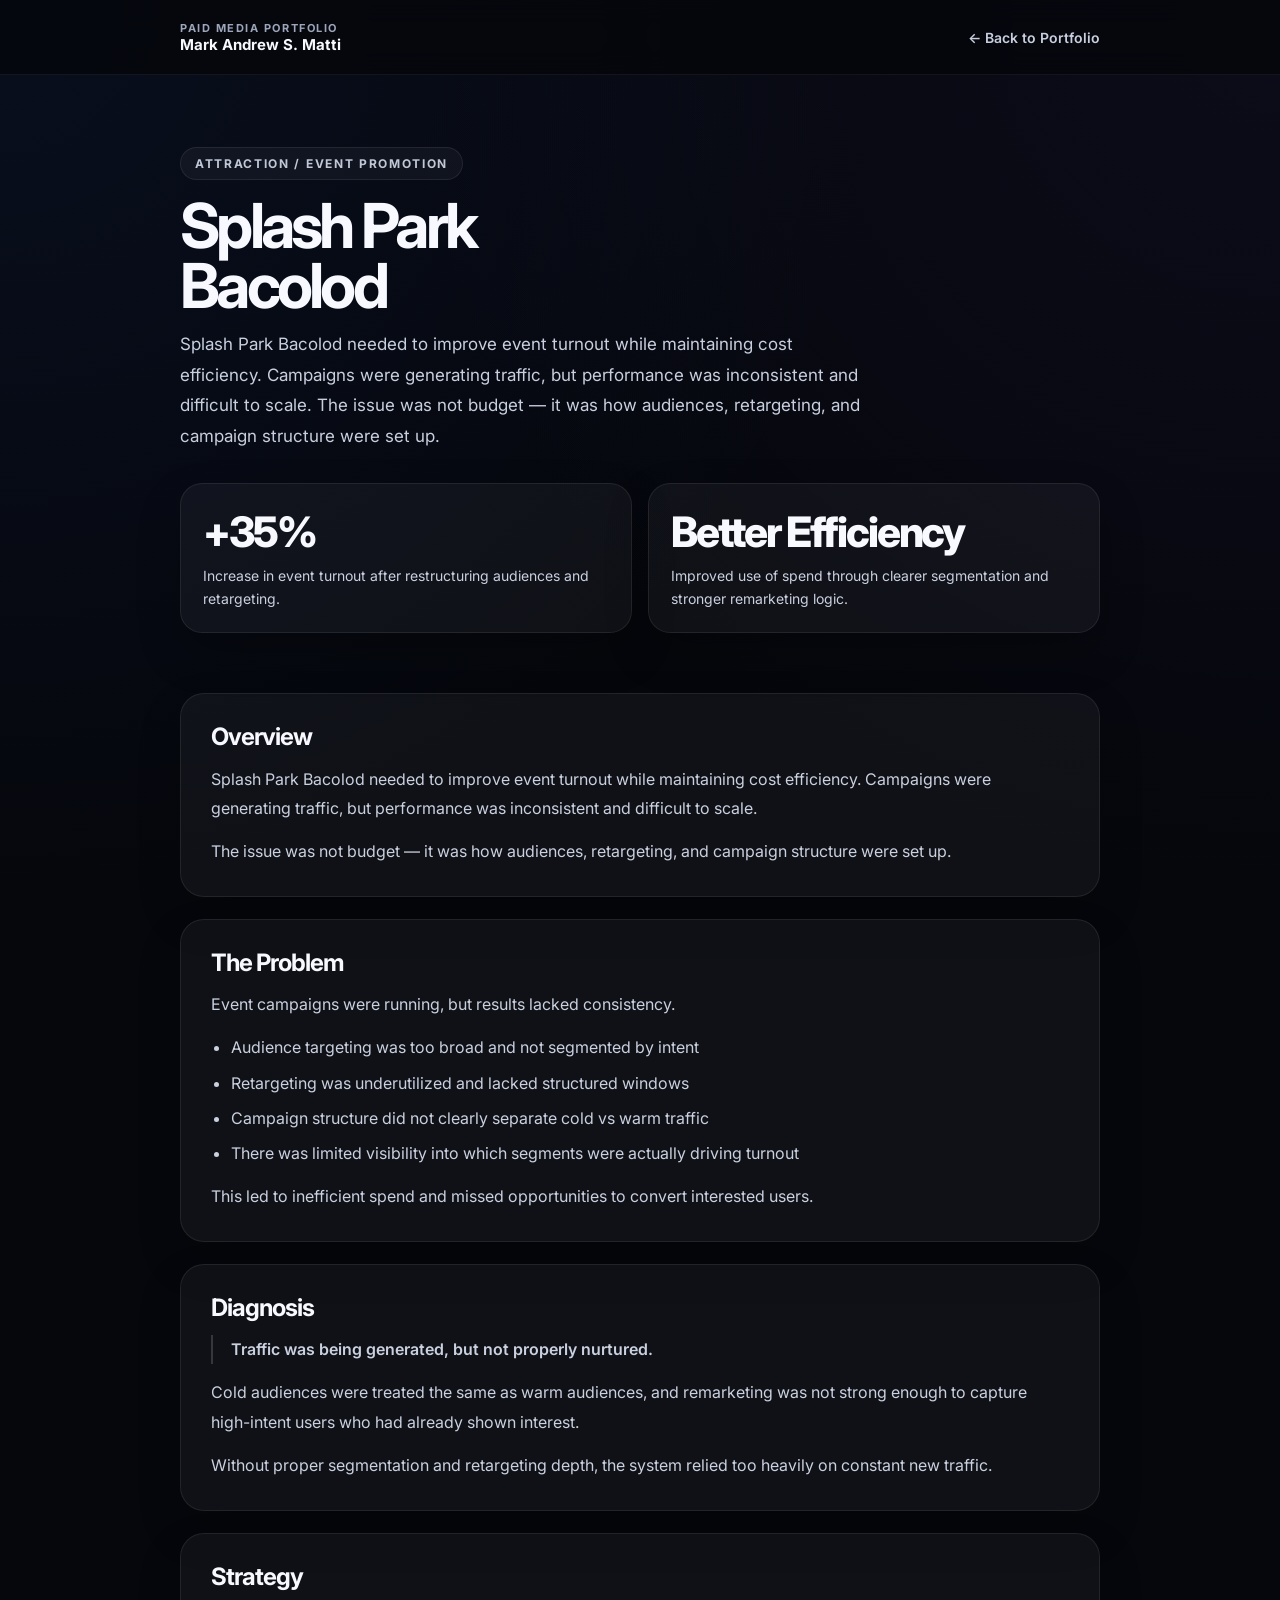
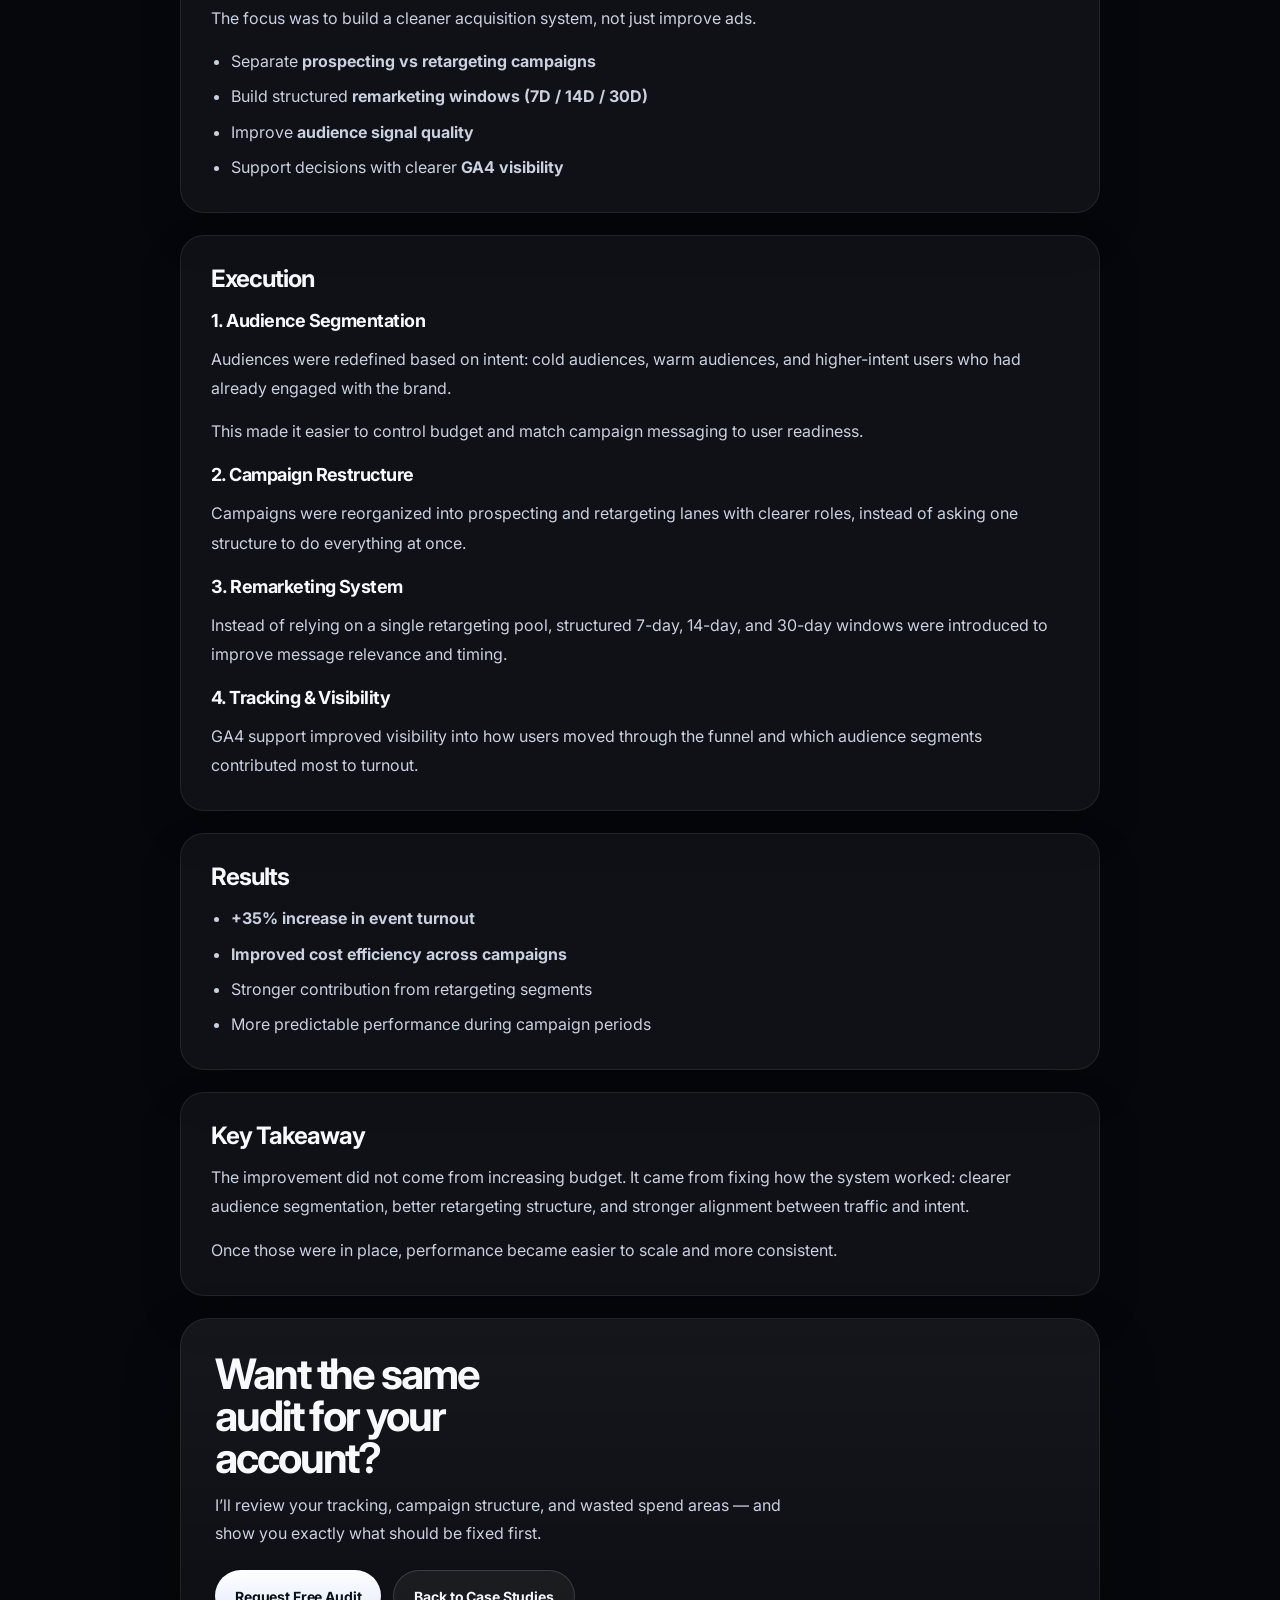
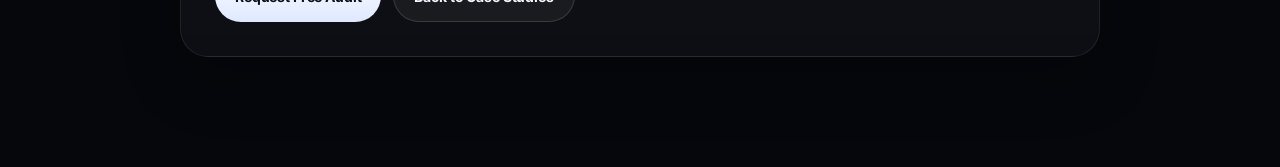
<file: case-studies/splash-park-bacolod.html>
<!DOCTYPE html>
<html lang="en">
<head>
  <meta charset="UTF-8" />
  <meta name="viewport" content="width=device-width, initial-scale=1.0" />

  <title>Splash Park Bacolod Case Study | Paid Media Specialist</title>
  <meta
    name="description"
    content="How audience segmentation, retargeting structure, and GA4 visibility helped improve Splash Park Bacolod event turnout by 35%."
  />
  <meta name="author" content="Mark Andrew S. Matti" />
  <meta name="robots" content="index, follow" />
  <meta name="theme-color" content="#05070c" />
  <link rel="canonical" href="https://sianmatti.github.io/mark-portfolio/case-studies/splash-park-bacolod.html" />

  <meta property="og:title" content="Splash Park Bacolod Case Study | Paid Media Specialist" />
  <meta
    property="og:description"
    content="How audience segmentation, retargeting structure, and GA4 visibility helped improve Splash Park Bacolod event turnout by 35%."
  />
  <meta property="og:type" content="article" />
  <meta property="og:url" content="https://sianmatti.github.io/mark-portfolio/case-studies/splash-park-bacolod.html" />
  <meta property="og:site_name" content="Mark Andrew S. Matti" />

  <link rel="preconnect" href="https://fonts.googleapis.com" />
  <link rel="preconnect" href="https://fonts.gstatic.com" crossorigin />
  <link
    href="https://fonts.googleapis.com/css2?family=Inter:wght@400;500;600;700;800&display=swap"
    rel="stylesheet"
  />

  <style>
    :root {
      --bg: #05070c;
      --bg-2: #0a0f18;
      --card: rgba(255,255,255,0.045);
      --line: rgba(255,255,255,0.08);
      --text: #f7f9ff;
      --text-soft: rgba(228, 235, 252, 0.88);
      --text-muted: rgba(200, 210, 235, 0.78);
      --container: 920px;
    }

    * { box-sizing: border-box; }
    html { scroll-behavior: smooth; }

    body {
      margin: 0;
      background:
        radial-gradient(circle at top left, rgba(57, 104, 255, 0.08), transparent 25%),
        radial-gradient(circle at top right, rgba(128, 92, 255, 0.06), transparent 25%),
        var(--bg);
      color: var(--text);
      font-family: Inter, ui-sans-serif, system-ui, -apple-system, BlinkMacSystemFont, "Segoe UI", sans-serif;
      -webkit-font-smoothing: antialiased;
      text-rendering: optimizeLegibility;
    }

    a {
      color: inherit;
      text-decoration: none;
    }

    .container {
      width: min(100% - 40px, var(--container));
      margin: 0 auto;
    }

    .header {
      position: sticky;
      top: 0;
      z-index: 100;
      background: rgba(5, 7, 12, 0.82);
      backdrop-filter: blur(14px);
      border-bottom: 1px solid rgba(255,255,255,0.06);
    }

    .header-inner {
      display: flex;
      align-items: center;
      justify-content: space-between;
      gap: 16px;
      min-height: 74px;
    }

    .brand {
      display: flex;
      flex-direction: column;
    }

    .brand-label {
      font-size: 11px;
      letter-spacing: 0.14em;
      text-transform: uppercase;
      color: var(--text-muted);
      font-weight: 700;
    }

    .brand-name {
      font-size: 15px;
      font-weight: 700;
      color: var(--text);
    }

    .back-link {
      font-size: 14px;
      font-weight: 600;
      color: var(--text-soft);
    }

    .hero {
      padding: 72px 0 36px;
    }

    .eyebrow {
      display: inline-flex;
      margin: 0 0 16px;
      padding: 8px 14px;
      border-radius: 999px;
      border: 1px solid var(--line);
      background: rgba(255,255,255,0.04);
      font-size: 12px;
      font-weight: 700;
      letter-spacing: 0.14em;
      text-transform: uppercase;
      color: rgba(232,239,255,0.82);
    }

    h1 {
      margin: 0 0 14px;
      font-size: clamp(36px, 6vw, 62px);
      line-height: 0.96;
      letter-spacing: -0.06em;
      max-width: 11ch;
    }

    .hero-text {
      margin: 0;
      max-width: 62ch;
      font-size: 17px;
      line-height: 1.8;
      color: var(--text-soft);
    }

    .stat-strip {
      display: grid;
      grid-template-columns: repeat(2, minmax(0, 1fr));
      gap: 16px;
      margin-top: 32px;
    }

    .stat-card {
      padding: 22px;
      border-radius: 22px;
      border: 1px solid var(--line);
      background: var(--card);
      box-shadow: 0 20px 44px rgba(0,0,0,0.22);
    }

    .stat-number {
      margin: 0 0 8px;
      font-size: clamp(28px, 4vw, 42px);
      font-weight: 800;
      letter-spacing: -0.05em;
    }

    .stat-label {
      margin: 0;
      font-size: 14px;
      line-height: 1.6;
      color: var(--text-soft);
    }

    .content {
      padding: 24px 0 110px;
    }

    .section {
      margin-bottom: 22px;
      padding: 30px;
      border-radius: 24px;
      border: 1px solid var(--line);
      background: var(--card);
      box-shadow: 0 20px 44px rgba(0,0,0,0.18);
    }

    .section h2 {
      margin: 0 0 14px;
      font-size: 24px;
      line-height: 1.1;
      letter-spacing: -0.04em;
    }

    .section p {
      margin: 0;
      color: var(--text-soft);
      line-height: 1.82;
      font-size: 16px;
    }

    .section p + p,
    .section ul + p,
    .section p + ul,
    .section h3 + p,
    .section h2 + ul {
      margin-top: 14px;
    }

    .section h3 {
      margin: 18px 0 10px;
      font-size: 18px;
      letter-spacing: -0.03em;
    }

    .section ul {
      margin: 0;
      padding-left: 20px;
      color: var(--text-soft);
      line-height: 1.82;
    }

    .section li + li {
      margin-top: 6px;
    }

    .quote-line {
      padding-left: 18px;
      border-left: 2px solid rgba(255,255,255,0.16);
      color: #ffffff;
      font-weight: 600;
    }

    .cta-box {
      margin-top: 10px;
      padding: 34px;
      border-radius: 28px;
      border: 1px solid var(--line);
      background:
        linear-gradient(180deg, rgba(255,255,255,0.065), rgba(255,255,255,0.03));
      box-shadow: 0 24px 60px rgba(0,0,0,0.24);
    }

    .cta-box h2 {
      margin: 0 0 12px;
      font-size: clamp(28px, 4vw, 42px);
      letter-spacing: -0.05em;
      line-height: 1;
      max-width: 12ch;
    }

    .cta-box p {
      margin: 0;
      max-width: 60ch;
      color: var(--text-soft);
      line-height: 1.8;
    }

    .cta-actions {
      display: flex;
      gap: 12px;
      flex-wrap: wrap;
      margin-top: 22px;
    }

    .btn-primary,
    .btn-secondary {
      display: inline-flex;
      align-items: center;
      justify-content: center;
      min-height: 52px;
      padding: 0 20px;
      border-radius: 999px;
      font-size: 14px;
      font-weight: 700;
      letter-spacing: -0.01em;
    }

    .btn-primary {
      color: #07101b;
      background: linear-gradient(180deg, #ffffff 0%, #dfe8ff 100%);
    }

    .btn-secondary {
      color: #f4f7ff;
      border: 1px solid rgba(255,255,255,0.14);
      background: rgba(255,255,255,0.05);
    }

    @media (max-width: 768px) {
      .hero {
        padding: 54px 0 26px;
      }

      .content {
        padding: 18px 0 80px;
      }

      .stat-strip {
        grid-template-columns: 1fr;
      }

      .section,
      .cta-box {
        padding: 22px;
      }

      .cta-actions {
        flex-direction: column;
      }

      .btn-primary,
      .btn-secondary {
        width: 100%;
      }
    }
  </style>
</head>
<body>
  <header class="header">
    <div class="container header-inner">
      <a href="/mark-portfolio/" class="brand">
        <span class="brand-label">Paid Media Portfolio</span>
        <span class="brand-name">Mark Andrew S. Matti</span>
      </a>
      <a href="/mark-portfolio/#case-studies" class="back-link">← Back to Portfolio</a>
    </div>
  </header>

  <main>
    <section class="hero">
      <div class="container">
        <p class="eyebrow">Attraction / Event Promotion</p>
        <h1>Splash Park Bacolod</h1>
        <p class="hero-text">
          Splash Park Bacolod needed to improve event turnout while maintaining cost efficiency. Campaigns were generating traffic, but performance was inconsistent and difficult to scale. The issue was not budget — it was how audiences, retargeting, and campaign structure were set up.
        </p>

        <div class="stat-strip">
          <article class="stat-card">
            <p class="stat-number">+35%</p>
            <p class="stat-label">Increase in event turnout after restructuring audiences and retargeting.</p>
          </article>
          <article class="stat-card">
            <p class="stat-number">Better Efficiency</p>
            <p class="stat-label">Improved use of spend through clearer segmentation and stronger remarketing logic.</p>
          </article>
        </div>
      </div>
    </section>

    <section class="content">
      <div class="container">
        <article class="section">
          <h2>Overview</h2>
          <p>
            Splash Park Bacolod needed to improve event turnout while maintaining cost efficiency. Campaigns were generating traffic, but performance was inconsistent and difficult to scale.
          </p>
          <p>
            The issue was not budget — it was how audiences, retargeting, and campaign structure were set up.
          </p>
        </article>

        <article class="section">
          <h2>The Problem</h2>
          <p>Event campaigns were running, but results lacked consistency.</p>
          <ul>
            <li>Audience targeting was too broad and not segmented by intent</li>
            <li>Retargeting was underutilized and lacked structured windows</li>
            <li>Campaign structure did not clearly separate cold vs warm traffic</li>
            <li>There was limited visibility into which segments were actually driving turnout</li>
          </ul>
          <p>
            This led to inefficient spend and missed opportunities to convert interested users.
          </p>
        </article>

        <article class="section">
          <h2>Diagnosis</h2>
          <p class="quote-line">
            Traffic was being generated, but not properly nurtured.
          </p>
          <p>
            Cold audiences were treated the same as warm audiences, and remarketing was not strong enough to capture high-intent users who had already shown interest.
          </p>
          <p>
            Without proper segmentation and retargeting depth, the system relied too heavily on constant new traffic.
          </p>
        </article>

        <article class="section">
          <h2>Strategy</h2>
          <p>The focus was to build a cleaner acquisition system, not just improve ads.</p>
          <ul>
            <li>Separate <strong>prospecting vs retargeting campaigns</strong></li>
            <li>Build structured <strong>remarketing windows (7D / 14D / 30D)</strong></li>
            <li>Improve <strong>audience signal quality</strong></li>
            <li>Support decisions with clearer <strong>GA4 visibility</strong></li>
          </ul>
        </article>

        <article class="section">
          <h2>Execution</h2>

          <h3>1. Audience Segmentation</h3>
          <p>
            Audiences were redefined based on intent: cold audiences, warm audiences, and higher-intent users who had already engaged with the brand.
          </p>
          <p>
            This made it easier to control budget and match campaign messaging to user readiness.
          </p>

          <h3>2. Campaign Restructure</h3>
          <p>
            Campaigns were reorganized into prospecting and retargeting lanes with clearer roles, instead of asking one structure to do everything at once.
          </p>

          <h3>3. Remarketing System</h3>
          <p>
            Instead of relying on a single retargeting pool, structured 7-day, 14-day, and 30-day windows were introduced to improve message relevance and timing.
          </p>

          <h3>4. Tracking & Visibility</h3>
          <p>
            GA4 support improved visibility into how users moved through the funnel and which audience segments contributed most to turnout.
          </p>
        </article>

        <article class="section">
          <h2>Results</h2>
          <ul>
            <li><strong>+35% increase in event turnout</strong></li>
            <li><strong>Improved cost efficiency across campaigns</strong></li>
            <li>Stronger contribution from retargeting segments</li>
            <li>More predictable performance during campaign periods</li>
          </ul>
        </article>

        <article class="section">
          <h2>Key Takeaway</h2>
          <p>
            The improvement did not come from increasing budget. It came from fixing how the system worked: clearer audience segmentation, better retargeting structure, and stronger alignment between traffic and intent.
          </p>
          <p>
            Once those were in place, performance became easier to scale and more consistent.
          </p>
        </article>

        <article class="cta-box">
          <h2>Want the same audit for your account?</h2>
          <p>
            I’ll review your tracking, campaign structure, and wasted spend areas — and show you exactly what should be fixed first.
          </p>
          <div class="cta-actions">
            <a href="/mark-portfolio/#contact" class="btn-primary">Request Free Audit</a>
            <a href="/mark-portfolio/#case-studies" class="btn-secondary">Back to Case Studies</a>
          </div>
        </article>
      </div>
    </section>
  </main>
</body>
</html>
</file>
<file: styles.css>
/* =========================================================
   01. Root Variables
   ========================================================= */

:root {
  --bg: #05070c;
  --bg-2: #0a0f18;

  --panel: rgba(255, 255, 255, 0.045);
  --panel-strong: rgba(255, 255, 255, 0.07);

  --text: #f7f9ff;
  --text-soft: rgba(230, 238, 255, 0.88);
  --text-muted: rgba(205, 214, 236, 0.82);

  --line: rgba(255, 255, 255, 0.08);
  --line-strong: rgba(255, 255, 255, 0.14);

  --field-bg: rgba(255, 255, 255, 0.07);
  --field-border: rgba(255, 255, 255, 0.14);
  --field-placeholder: rgba(222, 231, 252, 0.78);

  --shadow-sm: 0 10px 24px rgba(0, 0, 0, 0.16);
  --shadow-md: 0 14px 34px rgba(0, 0, 0, 0.2);
  --shadow-lg: 0 18px 40px rgba(0, 0, 0, 0.28);
  --shadow-xl: 0 24px 60px rgba(0, 0, 0, 0.3);

  --container: 1180px;

  --radius-sm: 15px;
  --radius-md: 20px;
  --radius-lg: 28px;

  --gap-sm: 12px;
  --gap-md: 18px;
  --gap-lg: 28px;

  --section-space: 56px;
  --section-space-mobile: 36px;
}

/* =========================================================
   02. Base / Reset
   ========================================================= */

*,
*::before,
*::after {
  box-sizing: border-box;
}

html {
  scroll-behavior: smooth;
}

body {
  margin: 0;
  min-width: 320px;
  background:
    radial-gradient(circle at top left, rgba(57, 104, 255, 0.07), transparent 24%),
    radial-gradient(circle at top right, rgba(128, 92, 255, 0.05), transparent 20%),
    linear-gradient(180deg, #05070c 0%, #070b12 45%, #05070c 100%);
  color: var(--text);
  font-family: "Inter", ui-sans-serif, system-ui, -apple-system, BlinkMacSystemFont, "Segoe UI", sans-serif;
  font-size: 16px;
  line-height: 1.6;
  text-rendering: optimizeLegibility;
  -webkit-font-smoothing: antialiased;
}

img {
  max-width: 100%;
  display: block;
}

button,
input,
select,
textarea {
  font: inherit;
}

textarea {
  resize: vertical;
}

a {
  color: inherit;
}

::selection {
  background: rgba(255, 255, 255, 0.14);
  color: #ffffff;
}

/* =========================================================
   03. Accessibility
   ========================================================= */

.skip-link {
  position: absolute;
  top: -44px;
  left: 16px;
  z-index: 9999;
  padding: 10px 14px;
  border-radius: 12px;
  background: #ffffff;
  color: #07101b;
  text-decoration: none;
  font-weight: 700;
  transition: top 0.2s ease;
}

.skip-link:focus {
  top: 16px;
}

a:focus-visible,
button:focus-visible,
input:focus-visible,
select:focus-visible,
textarea:focus-visible {
  outline: 2px solid #ffffff;
  outline-offset: 3px;
  box-shadow: 0 0 0 6px rgba(255, 255, 255, 0.08);
}

/* =========================================================
   04. Layout Helpers
   ========================================================= */

.container {
  width: 100%;
  max-width: var(--container);
  margin-inline: auto;
  padding-inline: 20px;
}

.section-premium {
  padding-block: var(--section-space);
}

.section-bridge-tight,
.section-bridge {
  padding-block: 0;
}

.section-header {
  max-width: 760px;
  margin-bottom: 24px;
}

.section-header.flush-bottom {
  margin-bottom: 0;
}

.push-top-24 {
  margin-top: 24px;
}

.mt-18 {
  margin-top: 18px;
}

.narrow {
  max-width: 56ch;
}

.premium-grid-2,
.premium-grid-3,
.premium-grid-4 {
  display: grid;
  gap: var(--gap-md);
  position: relative;
  z-index: 1;
}

.premium-grid-2 {
  grid-template-columns: repeat(2, minmax(0, 1fr));
}

.premium-grid-3 {
  grid-template-columns: repeat(3, minmax(0, 1fr));
}

.premium-grid-4 {
  grid-template-columns: repeat(4, minmax(0, 1fr));
  align-items: stretch;
}

/* =========================================================
   05. Typography / Shared UI
   ========================================================= */

.section-kicker,
.card-kicker,
.hero-eyebrow {
  display: inline-flex;
  align-items: center;
  min-height: 34px;
  padding: 0 12px;
  border-radius: 999px;
  border: 1px solid rgba(255, 255, 255, 0.08);
  background: rgba(255, 255, 255, 0.045);
  color: rgba(224, 231, 248, 0.84);
  font-size: 11px;
  font-weight: 700;
  letter-spacing: 0.14em;
  text-transform: uppercase;
  backdrop-filter: blur(12px);
  -webkit-backdrop-filter: blur(12px);
}

.section-kicker,
.hero-eyebrow {
  margin: 0 0 16px;
}

.card-kicker {
  margin: 0 0 14px;
}

.section-title {
  margin: 0 0 14px;
  font-size: clamp(34px, 4.5vw, 58px);
  line-height: 0.98;
  letter-spacing: -0.05em;
  color: #f7f9ff;
  text-wrap: balance;
}

.section-text {
  margin: 0;
  color: var(--text-soft);
  font-size: 16px;
  line-height: 1.72;
}

.premium-card {
  position: relative;
  padding: 24px;
  border-radius: var(--radius-lg);
  border: 1px solid var(--line);
  background: linear-gradient(
    180deg,
    rgba(255, 255, 255, 0.045) 0%,
    rgba(255, 255, 255, 0.03) 100%
  );
  box-shadow:
    0 16px 38px rgba(0, 0, 0, 0.22),
    inset 0 1px 0 rgba(255, 255, 255, 0.035);
  backdrop-filter: blur(18px);
  -webkit-backdrop-filter: blur(18px);
}

.premium-card h3 {
  margin: 0 0 10px;
  color: #f7f9ff;
  font-size: 22px;
  line-height: 1.1;
  letter-spacing: -0.03em;
}

.premium-card > p {
  margin: 0;
  color: rgba(224, 231, 248, 0.8);
  line-height: 1.68;
}

/* =========================================================
   06. Buttons / Links
   ========================================================= */

.btn-primary,
.btn-secondary {
  display: inline-flex;
  align-items: center;
  justify-content: center;
  min-height: 52px;
  padding: 0 20px;
  border-radius: 999px;
  border: 1px solid transparent;
  text-decoration: none;
  font-size: 14px;
  font-weight: 700;
  transition:
    transform 0.2s ease,
    background 0.2s ease,
    border-color 0.2s ease,
    color 0.2s ease;
}

.btn-primary {
  color: #07101b;
  background: linear-gradient(180deg, #ffffff 0%, #dfe8ff 100%);
  box-shadow:
    0 10px 24px rgba(120, 153, 255, 0.14),
    inset 0 1px 0 rgba(255, 255, 255, 0.82);
}

.btn-primary:hover {
  transform: translateY(-1px);
}

.btn-secondary {
  color: #f4f7ff;
  background: rgba(255, 255, 255, 0.045);
  border-color: rgba(255, 255, 255, 0.12);
  box-shadow: inset 0 1px 0 rgba(255, 255, 255, 0.03);
}

.btn-secondary:hover {
  background: rgba(255, 255, 255, 0.08);
  transform: translateY(-1px);
}

.text-link-premium {
  display: inline-flex;
  align-items: center;
  justify-content: center;
  min-height: 46px;
  color: rgba(226, 234, 255, 0.82);
  text-decoration: none;
  font-size: 14px;
  font-weight: 600;
  border-radius: 999px;
  transition: 0.2s ease;
}

.text-link-premium:hover {
  color: #ffffff;
  background: rgba(255, 255, 255, 0.04);
}

/* =========================================================
   07. Header / Navigation
   ========================================================= */

.site-header {
  position: sticky;
  top: 0;
  z-index: 100;
}

.premium-header {
  padding: 16px 0;
  background: rgba(5, 7, 12, 0.64);
  border-bottom: 1px solid rgba(255, 255, 255, 0.04);
  backdrop-filter: blur(14px);
  -webkit-backdrop-filter: blur(14px);
}

.header-container {
  display: flex;
  align-items: center;
  justify-content: space-between;
  gap: 20px;
  position: relative;
}

.brand-wrap {
  display: inline-flex;
  flex-direction: column;
  text-decoration: none;
  min-width: max-content;
}

.brand-label {
  font-size: 11px;
  letter-spacing: 0.14em;
  text-transform: uppercase;
  color: rgba(204, 216, 240, 0.76);
  font-weight: 700;
}

.brand-name {
  font-size: 15px;
  font-weight: 700;
  letter-spacing: -0.02em;
  color: #f5f8ff;
}

.site-nav {
  display: inline-flex;
  align-items: center;
  gap: 10px;
  padding: 8px;
  border-radius: 999px;
  border: 1px solid rgba(255, 255, 255, 0.08);
  background: rgba(255, 255, 255, 0.045);
  box-shadow:
    0 12px 30px rgba(0, 0, 0, 0.18),
    inset 0 1px 0 rgba(255, 255, 255, 0.04);
  backdrop-filter: blur(14px);
  -webkit-backdrop-filter: blur(14px);
}

.site-nav a {
  display: inline-flex;
  align-items: center;
  justify-content: center;
  min-height: 42px;
  padding: 0 14px;
  border-radius: 999px;
  text-decoration: none;
  font-size: 14px;
  font-weight: 600;
  color: rgba(230, 237, 255, 0.82);
  transition:
    color 0.2s ease,
    background 0.2s ease,
    transform 0.2s ease;
}

.site-nav a:hover {
  color: #ffffff;
  background: rgba(255, 255, 255, 0.06);
  transform: translateY(-1px);
}

.site-nav .nav-cta {
  color: #07101b;
  background: linear-gradient(180deg, #ffffff 0%, #dfe8ff 100%);
  box-shadow:
    0 10px 24px rgba(120, 153, 255, 0.14),
    inset 0 1px 0 rgba(255, 255, 255, 0.82);
}

.menu-toggle {
  display: none;
  width: 52px;
  height: 52px;
  border: 1px solid rgba(255, 255, 255, 0.1);
  border-radius: 999px;
  background: rgba(255, 255, 255, 0.045);
  box-shadow:
    0 12px 30px rgba(0, 0, 0, 0.18),
    inset 0 1px 0 rgba(255, 255, 255, 0.04);
  backdrop-filter: blur(14px);
  -webkit-backdrop-filter: blur(14px);
  cursor: pointer;
  position: relative;
}

.menu-toggle.is-open {
  background: rgba(255, 255, 255, 0.12);
  border-color: rgba(255, 255, 255, 0.18);
}

.menu-toggle span {
  position: absolute;
  left: 50%;
  width: 18px;
  height: 2px;
  background: #f5f8ff;
  border-radius: 999px;
  transform: translateX(-50%);
  transition:
    transform 0.2s ease,
    top 0.2s ease;
}

.menu-toggle span:first-child {
  top: 20px;
}

.menu-toggle span:last-child {
  top: 28px;
}

.menu-toggle.is-open span:first-child {
  top: 24px;
  transform: translateX(-50%) rotate(45deg);
}

.menu-toggle.is-open span:last-child {
  top: 24px;
  transform: translateX(-50%) rotate(-45deg);
}

/* =========================================================
   08. Hero
   ========================================================= */

.hero-premium-v2 {
  position: relative;
  overflow: hidden;
  min-height: clamp(430px, 58vh, 520px);
  display: flex;
  align-items: center;
  isolation: isolate;
  background-color: #05070c;
  background-image:
    linear-gradient(
      90deg,
      rgba(3, 5, 10, 0.97) 0%,
      rgba(3, 5, 10, 0.93) 22%,
      rgba(3, 5, 10, 0.78) 42%,
      rgba(3, 5, 10, 0.44) 68%,
      rgba(3, 5, 10, 0.18) 100%
    ),
    url("assets/hero-bg.webp");
  background-size: cover;
  background-position: 78% center;
  background-repeat: no-repeat;
  margin-top: -84px;
  padding-top: 84px;
}

.hero-premium-v2::before {
  content: "";
  position: absolute;
  inset: 0;
  z-index: -2;
  background:
    radial-gradient(circle at 18% 48%, rgba(57, 104, 255, 0.1), transparent 32%),
    radial-gradient(circle at 32% 78%, rgba(128, 92, 255, 0.06), transparent 26%);
  pointer-events: none;
}

.hero-premium-v2::after {
  content: "";
  position: absolute;
  inset: 0;
  z-index: -1;
  background: linear-gradient(
    to bottom,
    rgba(255, 255, 255, 0.015) 0%,
    rgba(255, 255, 255, 0) 20%,
    rgba(255, 255, 255, 0) 80%,
    rgba(255, 255, 255, 0.015) 100%
  );
  pointer-events: none;
}

.hero-container {
  width: 100%;
  position: relative;
  z-index: 2;
}

.hero-content {
  max-width: 620px;
  position: relative;
  z-index: 2;
}

.hero-title {
  margin: 0 0 18px;
  max-width: 11.5ch;
  font-size: clamp(36px, 4.6vw, 58px);
  line-height: 0.96;
  letter-spacing: -0.06em;
  font-weight: 800;
  color: #f7f9ff;
  text-wrap: balance;
}

.hero-subtext {
  margin: 0 0 22px;
  max-width: 58ch;
  font-size: 15px;
  line-height: 1.72;
  color: rgba(230, 238, 255, 0.88);
}

.hero-actions {
  display: flex;
  align-items: center;
  gap: 12px;
  flex-wrap: wrap;
  width: 100%;
}

.hero-note {
  margin-top: 18px;
  margin-bottom: 0;
  max-width: 58ch;
  font-size: 13px;
  line-height: 1.6;
  color: rgba(214, 223, 244, 0.82);
}

/* =========================================================
   09. Trust Strip
   ========================================================= */

.trust-strip {
  position: relative;
  z-index: 3;
  margin-top: 0;
  padding: 14px 0 6px;
}

.trust-strip-grid {
  list-style: none;
  margin: 0;
  padding: 0;
  display: flex;
  flex-wrap: wrap;
  gap: var(--gap-sm);
}

.trust-strip-grid li {
  display: inline-flex;
  align-items: center;
  min-height: 40px;
  padding: 0 15px;
  border-radius: 999px;
  background: rgba(255, 255, 255, 0.055);
  border: 1px solid rgba(255, 255, 255, 0.08);
  color: rgba(236, 242, 255, 0.86);
  font-size: 13px;
  font-weight: 700;
}

/* =========================================================
   10. Results / Stats
   ========================================================= */

#results,
#case-studies {
  padding-block: 32px;
}

#results .section-header {
  margin-bottom: 26px;
}

.stat-card-premium {
  min-height: 250px;
  display: flex;
  flex-direction: column;
  gap: 14px;
  padding: 34px;
}

.stat-number {
  margin: 0 0 6px;
  display: block;
  font-size: clamp(44px, 4.8vw, 64px);
  line-height: 0.92;
  letter-spacing: -0.05em;
  font-weight: 800;
  color: #ffffff;
}

.stat-label-premium {
  margin: 0 0 8px;
  min-height: 2.8em;
  color: rgba(220, 228, 246, 0.92);
  font-size: 14px;
  line-height: 1.35;
  font-weight: 600;
}

.stat-context {
  margin-top: auto;
  color: rgba(205, 214, 236, 0.8);
  font-size: 12.5px;
  line-height: 1.55;
  max-width: 22ch;
}

/* =========================================================
   11. Case Studies
   ========================================================= */

#case-studies .section-title,
#services .section-title,
#faq .section-title,
#why-work-with-me .section-title {
  font-size: clamp(30px, 4vw, 48px);
}

.case-card-premium {
  display: flex;
  flex-direction: column;
  min-height: 100%;
  padding: 28px;
}

.case-card-premium h3 {
  margin-bottom: 12px;
}

.case-summary {
  margin: 0 0 18px !important;
  color: rgba(224, 231, 248, 0.78) !important;
  line-height: 1.68;
}

.case-list {
  margin: 0 0 22px;
  padding-left: 18px;
  color: rgba(224, 231, 248, 0.74);
  line-height: 1.62;
}

.case-list li + li {
  margin-top: 4px;
}

.case-result-row {
  display: flex;
  flex-wrap: wrap;
  gap: 12px;
  margin-top: auto;
  margin-bottom: 22px;
  position: relative;
  z-index: 1;
}

.case-result-row span,
.audit-next-steps span {
  display: inline-flex;
  align-items: center;
  min-height: 38px;
  padding: 10px 14px;
  border-radius: 999px;
  background: rgba(255, 255, 255, 0.05);
  border: 1px solid rgba(255, 255, 255, 0.08);
  color: #f6f9ff;
  font-size: 13px;
  font-weight: 700;
  white-space: normal;
  line-height: 1.4;
}

.case-link {
  display: inline-flex;
  align-items: center;
  justify-content: center;
  min-height: 50px;
  padding: 0 18px;
  border-radius: 999px;
  background: rgba(255, 255, 255, 0.045);
  border: 1px solid rgba(255, 255, 255, 0.12);
  color: #f4f7ff;
  text-decoration: none;
  font-size: 14px;
  font-weight: 700;
  transition: 0.2s ease;
  position: relative;
  z-index: 1;
}

.case-link:hover {
  background: rgba(255, 255, 255, 0.08);
  transform: translateY(-1px);
}

/* =========================================================
   12. Process
   ========================================================= */

.process-grid {
  display: grid;
  grid-template-columns: repeat(6, minmax(0, 1fr));
  gap: 14px;
  position: relative;
  z-index: 1;
}

.process-card {
  text-align: center;
  min-height: 164px;
  display: flex;
  flex-direction: column;
  justify-content: center;
  gap: 6px;
  padding: 24px 20px;
}

.process-number {
  margin: 0 0 10px;
  color: rgba(214, 223, 244, 0.84);
  font-size: 12px;
  font-weight: 700;
  letter-spacing: 0.14em;
  text-transform: uppercase;
}

.process-title {
  margin: 0 0 6px;
  color: #f7f9ff;
  font-size: 17px;
  font-weight: 700;
  letter-spacing: -0.03em;
}

.process-text {
  margin: 0 auto;
  color: rgba(224, 231, 248, 0.78);
  font-size: 13px;
  line-height: 1.58;
  max-width: 23ch;
}

/* =========================================================
   13. Contact / CTA
   ========================================================= */

.section-cta-final {
  padding-block: var(--section-space);
}

.cta-final-wrap {
  display: grid;
  grid-template-columns: minmax(0, 1.15fr) minmax(320px, 0.85fr);
  gap: 28px;
  align-items: start;
  padding: 30px;
  margin-bottom: 18px;
  border-radius: var(--radius-lg);
}

.cta-final-content {
  padding-top: 4px;
}

.cta-final-content .section-title {
  max-width: 10ch;
  font-size: clamp(32px, 4vw, 58px);
  line-height: 0.98;
}

.cta-final-actions {
  display: flex;
  flex-direction: column;
  gap: 12px;
  align-items: stretch;
  justify-content: center;
  position: relative;
  z-index: 1;
}

.cta-audit-list {
  margin: 20px 0 0;
  padding-left: 20px;
  color: rgba(224, 231, 248, 0.82);
  line-height: 1.82;
  position: relative;
  z-index: 1;
}

.cta-audit-list li + li {
  margin-top: 6px;
}

.audit-next-steps {
  display: flex;
  flex-wrap: wrap;
  gap: 8px;
  margin: 0 0 12px;
  position: relative;
  z-index: 1;
}

.trust-proof {
  margin: 0 0 14px;
  color: rgba(226, 234, 255, 0.82);
  font-size: 13px;
  line-height: 1.65;
  position: relative;
  z-index: 1;
}

.contact-meta-grid {
  display: grid;
  grid-template-columns: repeat(3, minmax(0, 1fr));
  gap: 18px;
  margin-top: 6px;
  position: relative;
  z-index: 1;
}

.contact-links-row {
  display: flex;
  flex-wrap: wrap;
  gap: 12px;
  align-items: center;
  justify-content: center;
  margin-top: 18px;
}

.contact-links-row .btn-secondary,
.contact-links-row .text-link-premium {
  min-width: 220px;
}

/* =========================================================
   14. Form
   ========================================================= */

.lead-form {
  display: flex;
  flex-direction: column;
  gap: 14px;
  width: 100%;
  position: relative;
  z-index: 1;
}

.form-grid {
  display: grid;
  grid-template-columns: repeat(2, minmax(0, 1fr));
  gap: 16px;
}

.form-field {
  display: flex;
  flex-direction: column;
  gap: 8px;
}

.form-field label {
  font-size: 12px;
  font-weight: 600;
  letter-spacing: 0.01em;
  color: rgba(236, 242, 255, 0.92);
}

.form-field input,
.form-field textarea,
.form-field select {
  width: 100%;
  min-height: 56px;
  border: 1px solid var(--field-border);
  background: var(--field-bg);
  color: #f7f9ff;
  border-radius: 15px;
  padding: 14px 16px;
  line-height: 1.5;
  box-shadow: inset 0 1px 0 rgba(255, 255, 255, 0.03);
  box-sizing: border-box;
}

.form-field input,
.form-field textarea {
  appearance: none;
  -webkit-appearance: none;
}

.form-field select {
  appearance: auto;
  -webkit-appearance: menulist;
  cursor: pointer;
  padding-right: 16px;
  background-image: none;
}

.form-field select option {
  color: #111111;
  background: #ffffff;
}

.form-field select:required:invalid {
  color: var(--field-placeholder);
}

.form-field input::placeholder,
.form-field textarea::placeholder {
  color: rgba(214, 224, 247, 0.72);
  font-size: 0.96em;
}

.form-field input:focus,
.form-field select:focus,
.form-field textarea:focus {
  outline: none;
  border-color: rgba(255, 255, 255, 0.3);
  background: rgba(255, 255, 255, 0.09);
  box-shadow:
    0 0 0 3px rgba(255, 255, 255, 0.08),
    inset 0 1px 0 rgba(255, 255, 255, 0.03);
}

.form-field textarea {
  min-height: 136px;
  resize: vertical;
}

.lead-submit {
  width: 100%;
}

.lead-submit:disabled {
  opacity: 0.72;
  cursor: not-allowed;
}

.form-note {
  margin: 0;
  font-size: 12.5px;
  line-height: 1.65;
  color: rgba(208, 217, 239, 0.84);
  text-align: center;
}

.form-status {
  min-height: 20px;
  margin: 4px 0 0;
  font-size: 13px;
  text-align: center;
  font-weight: 600;
  color: rgba(230, 237, 255, 0.88);
}

.form-status.success {
  color: #b9ffd0;
}

.form-status.error {
  color: #ffb8b8;
}

/* =========================================================
   15. Footer
   ========================================================= */

.premium-footer {
  padding: 28px 0 40px;
  border-top: 1px solid rgba(255, 255, 255, 0.06);
}

.footer-container {
  display: flex;
  align-items: center;
  justify-content: space-between;
  gap: 18px;
  flex-wrap: wrap;
}

.footer-name {
  margin: 0;
  color: #f7f9ff;
  font-size: 15px;
  font-weight: 700;
}

.footer-role {
  margin: 4px 0 0;
  color: rgba(194, 205, 230, 0.82);
  font-size: 13px;
}

.footer-links {
  display: flex;
  flex-wrap: wrap;
  gap: 14px;
}

.footer-links a {
  color: rgba(224, 231, 248, 0.82);
  text-decoration: none;
  font-size: 14px;
  transition: 0.2s ease;
}

.footer-links a:hover {
  color: #ffffff;
}

/* =========================================================
   16. Section-Specific Polish
   ========================================================= */

#why-work-with-me .premium-card {
  box-shadow:
    0 16px 38px rgba(0, 0, 0, 0.22),
    inset 0 1px 0 rgba(255, 255, 255, 0.035);
  border-color: rgba(255, 255, 255, 0.07);
}

#services .premium-card {
  box-shadow:
    0 14px 34px rgba(0, 0, 0, 0.2),
    inset 0 1px 0 rgba(255, 255, 255, 0.03);
  border-color: rgba(255, 255, 255, 0.065);
}

#services .premium-card p {
  font-size: 15px;
  line-height: 1.66;
}

#faq .premium-card {
  height: 100%;
  box-shadow:
    0 12px 28px rgba(0, 0, 0, 0.18),
    inset 0 1px 0 rgba(255, 255, 255, 0.03);
  border-color: rgba(255, 255, 255, 0.06);
}

#faq .premium-card h3 {
  margin-bottom: 12px;
}

#faq .premium-card p {
  color: rgba(224, 231, 248, 0.76);
}

#results,
#case-studies,
#why-work-with-me,
#services,
#faq,
#contact {
  scroll-margin-top: 110px;
}

/* =========================================================
   17. Responsive
   ========================================================= */

@media (min-width: 768px) {
  .container {
    padding-inline: 24px;
  }
}

@media (min-width: 1200px) {
  .container {
    padding-inline: 28px;
  }
}

@media (max-width: 1200px) {
  .form-field input::placeholder,
  .form-field textarea::placeholder {
    font-size: 0.92em;
  }
}

@media (max-width: 1024px) {
  .premium-grid-4 {
    grid-template-columns: repeat(2, minmax(0, 1fr));
  }

  .premium-grid-3 {
    grid-template-columns: repeat(2, minmax(0, 1fr));
  }

  .cta-final-wrap {
    grid-template-columns: 1fr;
    gap: 22px;
    align-items: start;
    padding: 24px;
  }

  .cta-final-content .section-title {
    max-width: 100%;
  }

  .contact-meta-grid {
    grid-template-columns: 1fr;
  }

  .process-grid {
    grid-template-columns: repeat(2, minmax(0, 1fr));
  }

  .hero-premium-v2 {
    min-height: clamp(440px, 58vh, 520px);
    background-position: 72% center;
  }

  .hero-title {
    max-width: 12ch;
  }
}

@media (max-width: 900px) {
  .menu-toggle {
    display: inline-flex;
    flex-shrink: 0;
  }

  .site-nav {
    position: absolute;
    top: calc(100% + 10px);
    right: 20px;
    left: 20px;
    display: none;
    flex-direction: column;
    align-items: stretch;
    gap: 6px;
    padding: 10px;
    border-radius: 22px;
    background: rgba(7, 10, 16, 0.94);
    border: 1px solid rgba(255, 255, 255, 0.1);
    box-shadow:
      0 18px 40px rgba(0, 0, 0, 0.34),
      inset 0 1px 0 rgba(255, 255, 255, 0.04);
  }

  .site-nav.is-open {
    display: flex;
  }

  .site-nav a {
    width: 100%;
    justify-content: flex-start;
    min-height: 48px;
    padding: 0 16px;
    border-radius: 16px;
  }

  .site-nav .nav-cta {
    justify-content: center;
    margin-top: 4px;
  }
}

@media (max-width: 768px) {
  .section-premium {
    padding-block: var(--section-space-mobile);
  }

  #results,
  #case-studies {
    padding-block: 18px;
  }

  .premium-grid-2,
  .premium-grid-3,
  .premium-grid-4,
  .process-grid,
  .form-grid {
    grid-template-columns: 1fr;
  }

  .section-header {
    margin-bottom: 24px;
  }

  .section-title {
    font-size: clamp(28px, 8vw, 40px);
    line-height: 1.02;
    text-wrap: pretty;
  }

  .premium-header {
    padding: 12px 0;
    background: rgba(5, 7, 12, 0.94);
    border-bottom: 1px solid rgba(255, 255, 255, 0.06);
    backdrop-filter: blur(10px);
    -webkit-backdrop-filter: blur(10px);
  }

  .header-container {
    gap: 12px;
  }

  .brand-name {
    font-size: 14px;
  }

  .brand-label {
    font-size: 10px;
  }

  .menu-toggle {
    background: rgba(255, 255, 255, 0.08);
    border: 1px solid rgba(255, 255, 255, 0.14);
    box-shadow:
      0 10px 24px rgba(0, 0, 0, 0.22),
      inset 0 1px 0 rgba(255, 255, 255, 0.05);
  }

  .menu-toggle span {
    background: #ffffff;
  }

  .site-nav {
    background: rgba(7, 10, 16, 0.96);
    border: 1px solid rgba(255, 255, 255, 0.1);
    box-shadow:
      0 18px 40px rgba(0, 0, 0, 0.34),
      inset 0 1px 0 rgba(255, 255, 255, 0.04);
    backdrop-filter: blur(14px);
    -webkit-backdrop-filter: blur(14px);
  }

  .site-nav a {
    color: rgba(245, 248, 255, 0.92);
  }

  .site-nav a:hover,
  .site-nav a:focus-visible {
    background: rgba(255, 255, 255, 0.07);
    color: #ffffff;
  }

  .site-nav .nav-cta {
    color: #07101b;
  }

  .premium-card {
    padding: 18px;
    border-radius: 20px;
  }

  .hero-premium-v2 {
    min-height: auto;
    margin-top: -76px;
    padding-top: 96px;
    padding-bottom: 36px;
    background-image:
      linear-gradient(
        180deg,
        rgba(3, 5, 10, 0.94) 0%,
        rgba(3, 5, 10, 0.82) 40%,
        rgba(3, 5, 10, 0.74) 100%
      ),
      url("assets/hero-bg.webp");
    background-position: center;
    background-size: cover;
  }

  .hero-content,
  .hero-subtext,
  .hero-note,
  .section-text {
    max-width: 100%;
  }

  .hero-title {
    max-width: 100%;
    font-size: clamp(30px, 8vw, 42px);
    line-height: 0.98;
    text-wrap: pretty;
  }

  .hero-subtext,
  .section-text {
    font-size: 15px;
    line-height: 1.7;
  }

  .hero-actions {
    flex-direction: column;
    align-items: stretch;
    gap: 10px;
  }

  .btn-primary,
  .btn-secondary {
    width: 100%;
  }

  .trust-strip {
    padding: 8px 0 2px;
  }

  .trust-strip-grid li {
    width: 100%;
    justify-content: center;
  }

  .stat-card-premium {
    min-height: auto;
    gap: 12px;
    padding: 24px;
  }

  .stat-label-premium {
    min-height: auto;
  }

  .process-card {
    text-align: left;
    align-items: flex-start;
    justify-content: flex-start;
    gap: 10px;
    padding: 20px 18px;
  }

  .process-number,
  .process-title,
  .process-text {
    text-align: left;
  }

  .process-text {
    max-width: none;
    margin: 0;
  }

  .cta-final-wrap {
    padding: 20px;
    gap: 18px;
  }

  .cta-final-content .section-title {
    max-width: 100%;
    font-size: clamp(30px, 9vw, 44px);
  }

  .audit-next-steps {
    flex-direction: column;
  }

  .audit-next-steps span {
    width: 100%;
    justify-content: flex-start;
    border-radius: 16px;
  }

  .case-card-premium {
    padding: 20px 18px;
  }

  .case-result-row {
    gap: 8px;
  }

  .case-result-row span {
    justify-content: center;
  }

  .contact-links-row {
    flex-direction: column;
    align-items: stretch;
  }

  .contact-links-row .btn-secondary,
  .contact-links-row .text-link-premium {
    width: 100%;
    min-width: 0;
  }

  .premium-card,
  .btn-secondary,
  .section-kicker,
  .hero-eyebrow,
  .premium-header,
  .site-nav {
    backdrop-filter: none;
    -webkit-backdrop-filter: none;
  }

  .premium-header,
  .site-nav,
  .menu-toggle,
  .section-kicker,
  .hero-eyebrow {
    box-shadow: none;
  }

  .premium-card {
    box-shadow: 0 10px 24px rgba(0, 0, 0, 0.2);
  }

  .form-field input,
  .form-field select,
  .form-field textarea {
    min-height: 54px;
  }

  .section-cta-final {
    padding-block: var(--section-space-mobile);
  }
}

@media (prefers-reduced-motion: reduce) {
  html {
    scroll-behavior: auto;
  }

  *,
  *::before,
  *::after {
    animation: none !important;
    transition: none !important;
  }
}
</file>
